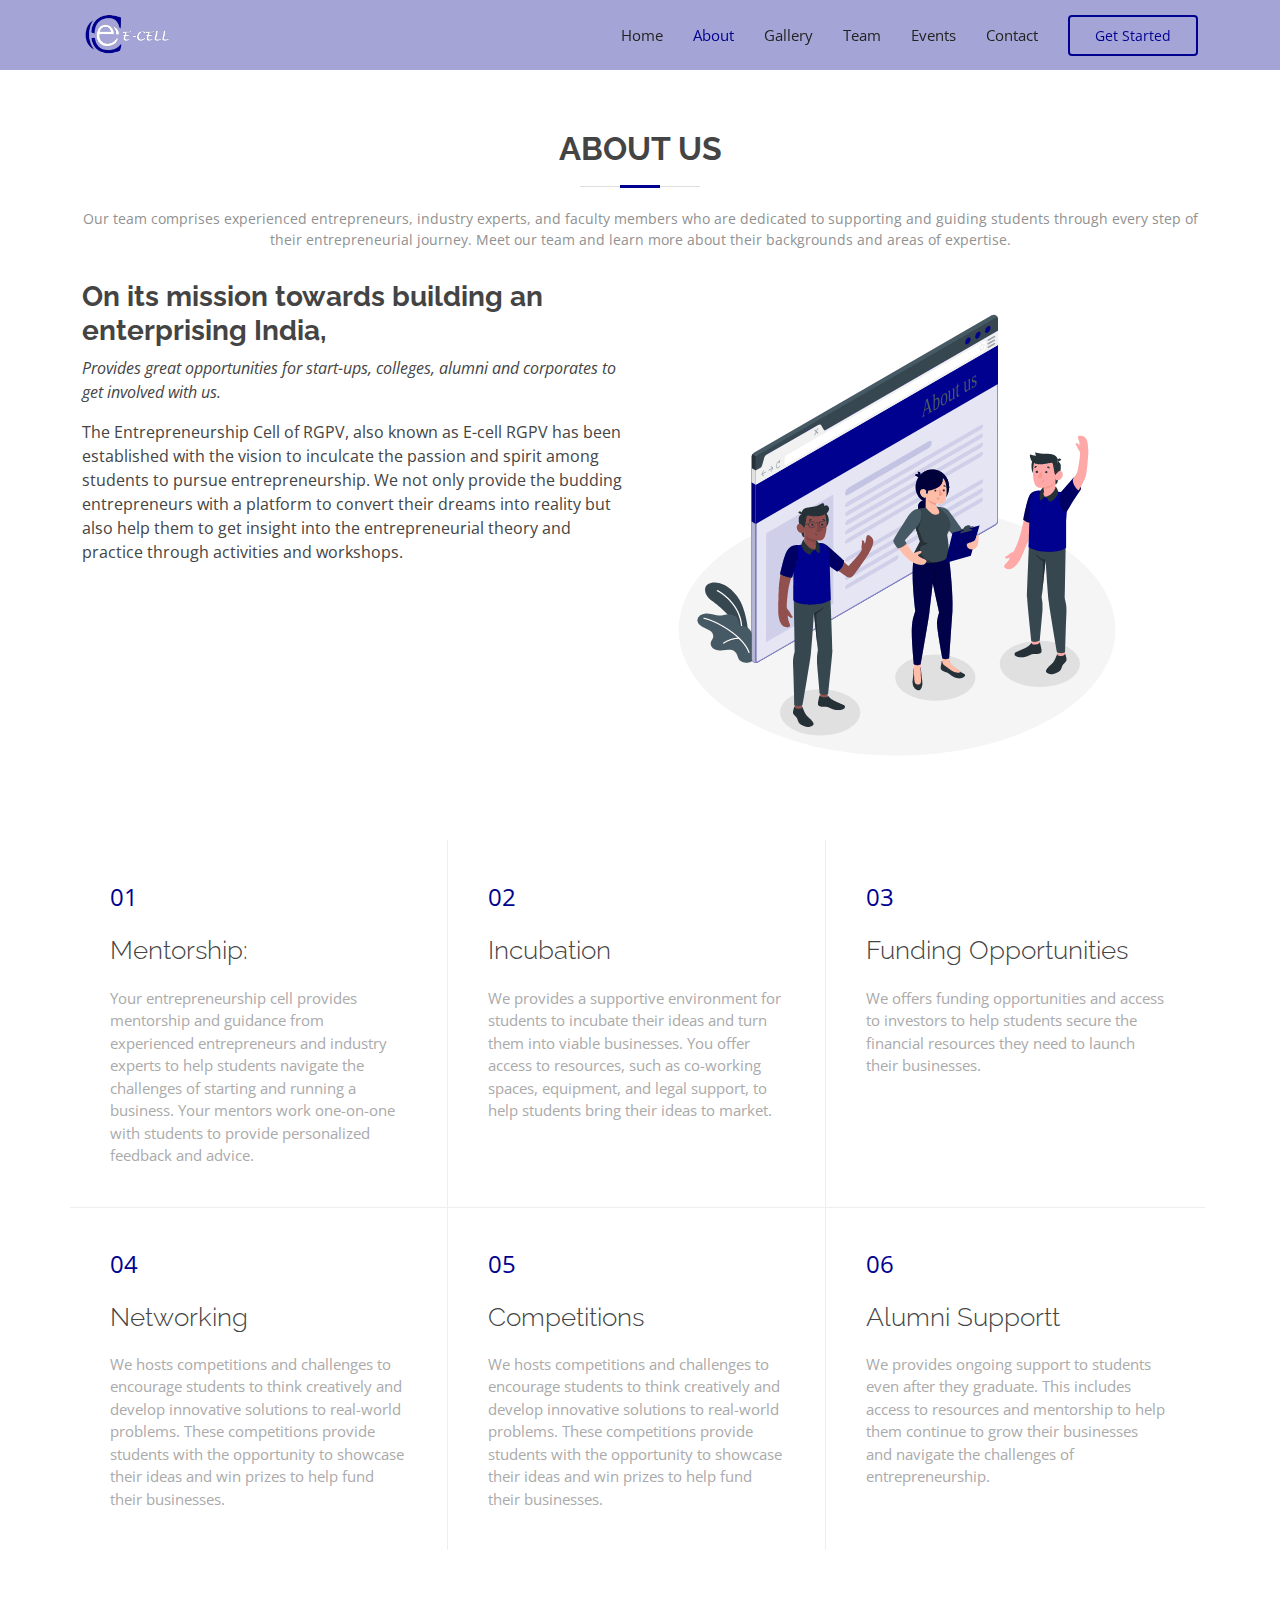
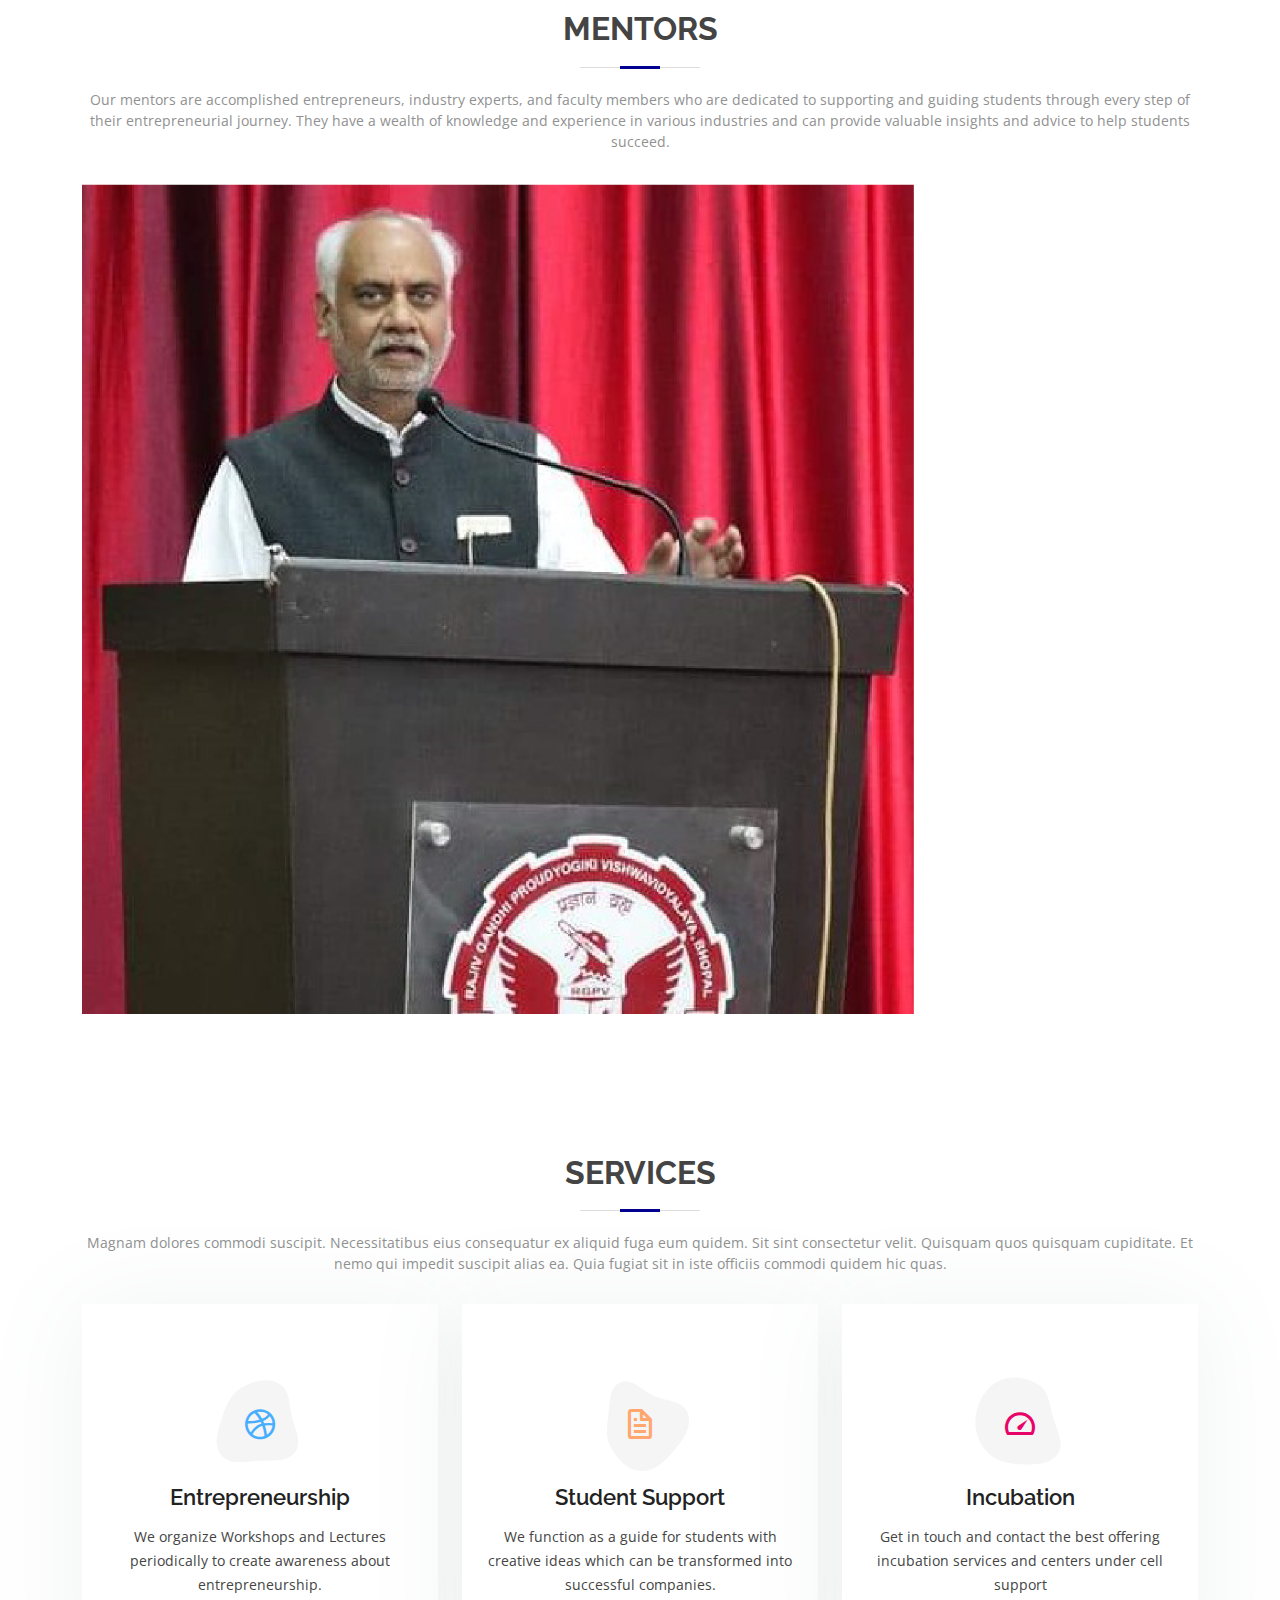
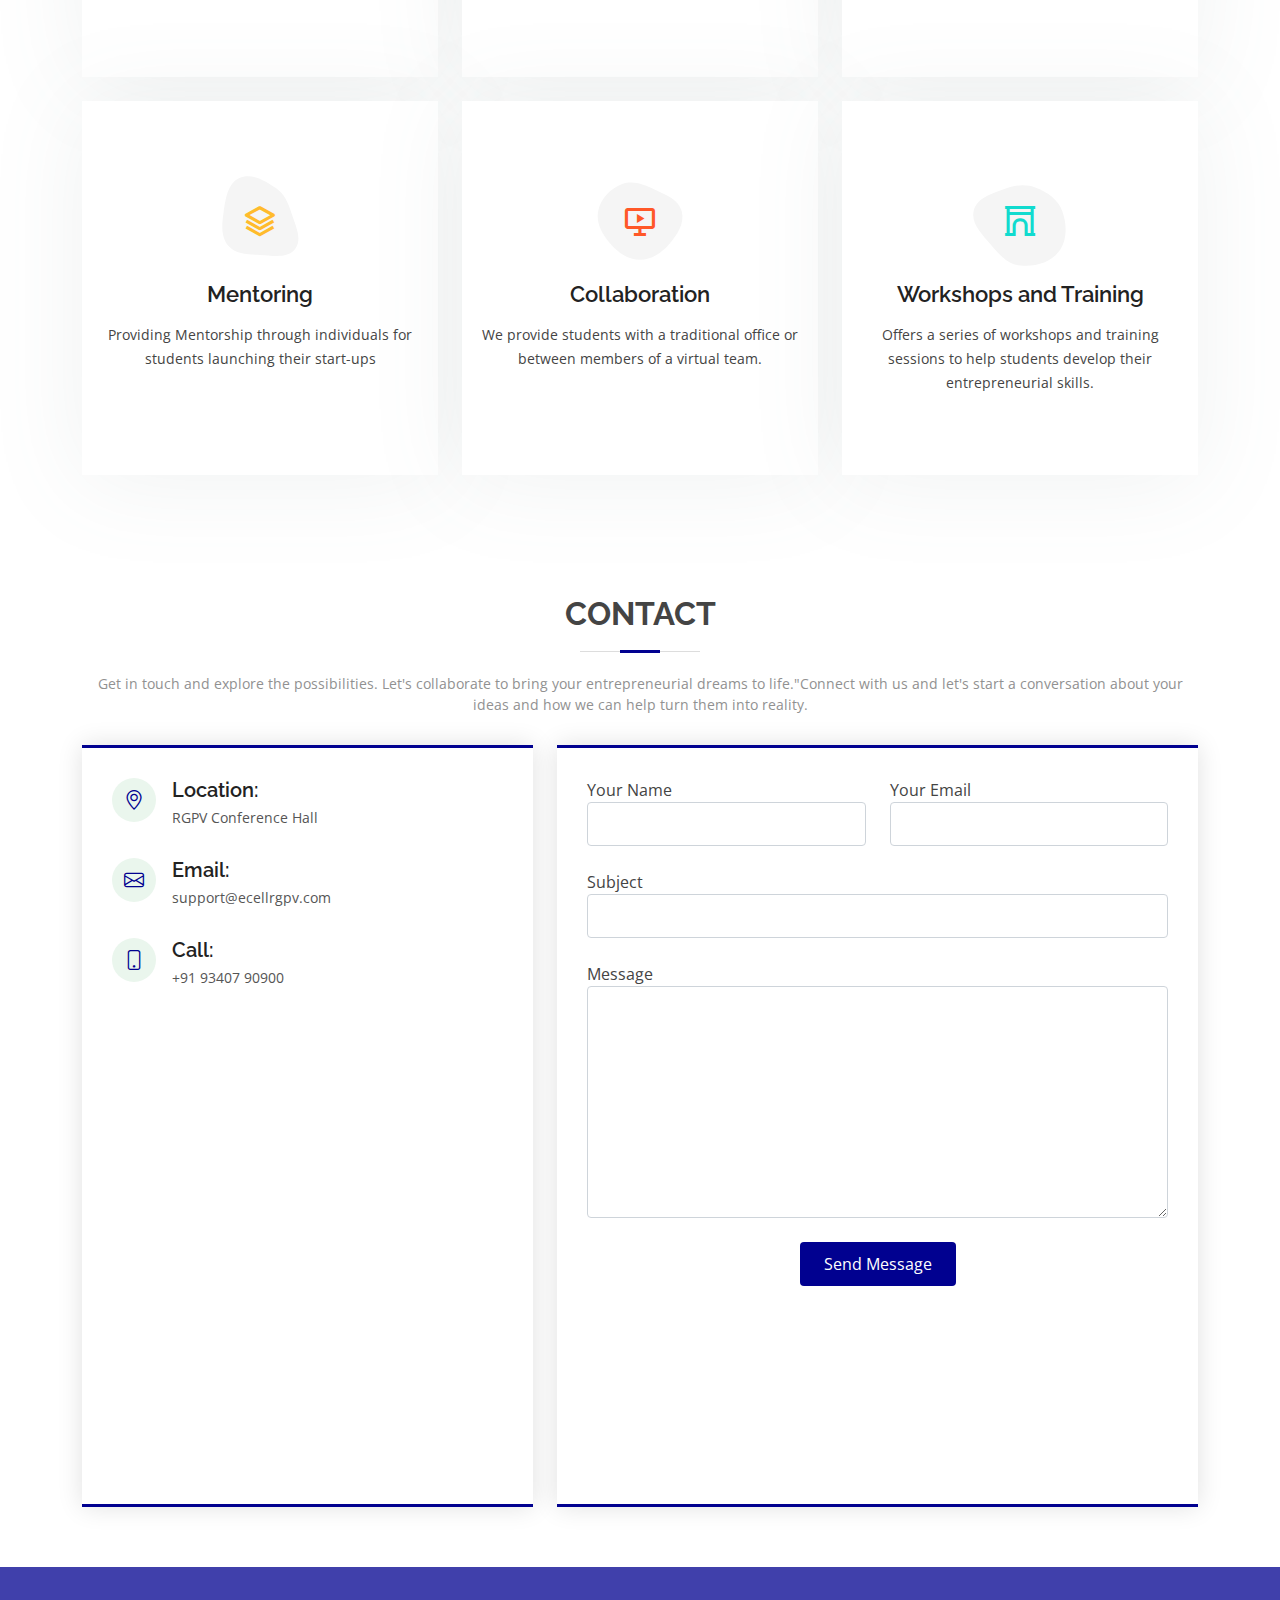
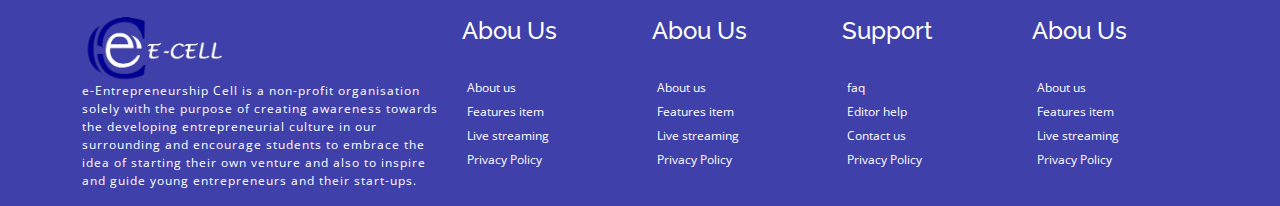
<file: about.html>
<!DOCTYPE html>
<html lang="en">

<head>
  <meta charset="utf-8">
  <meta content="width=device-width, initial-scale=1.0" name="viewport">

  <title>Ecell-Rgpv</title>
  <meta content="" name="description">
  <meta content="" name="keywords">

  <!-- Favicons -->
  <link href="assets\img\image 2.png" rel="icon">
  <link href="assets\img\image 2.png" rel="apple-touch-icon">
  <!-- Google Fonts -->
  <link
    href="https://fonts.googleapis.com/css?family=Open+Sans:300,300i,400,400i,600,600i,700,700i|Raleway:300,300i,400,400i,500,500i,600,600i,700,700i|Poppins:300,300i,400,400i,500,500i,600,600i,700,700i"
    rel="stylesheet">

  <!-- Vendor CSS Files -->
  <link href="assets/vendor/animate.css/animate.min.css" rel="stylesheet">
  <link href="assets/vendor/bootstrap/css/bootstrap.min.css" rel="stylesheet">
  <link href="assets/vendor/bootstrap-icons/bootstrap-icons.css" rel="stylesheet">
  <link href="assets/vendor/boxicons/css/boxicons.min.css" rel="stylesheet">
  <link href="assets/vendor/glightbox/css/glightbox.min.css" rel="stylesheet">
  <link href="assets/vendor/swiper/swiper-bundle.min.css" rel="stylesheet">

  <!-- Template Main CSS File -->
  <link href="assets/css/style.css" rel="stylesheet">

  <!-- =======================================================
  * Template Name: Green
  * Updated: Mar 10 2023 with Bootstrap v5.2.3
  * Template URL: https://bootstrapmade.com/green-free-one-page-bootstrap-template/
  * Author: BootstrapMade.com
  * License: https://bootstrapmade.com/license/
  ======================================================== -->
</head>

<body>

  <!-- ======= Top Bar =======
  <section id="topbar" class="d-flex align-items-center">
    <div class="container d-flex justify-content-center justify-content-md-between">
      <div class="contact-info d-flex align-items-center">
        <i class="bi bi-envelope-fill"></i><a href="mailto:contact@example.com">info@example.com</a>
        <i class="bi bi-phone-fill phone-icon"></i> +1 5589 55488 55
      </div>
      <div class="social-links d-none d-md-block">
        <a href="#" class="twitter"><i class="bi bi-twitter"></i></a>
        <a href="#" class="facebook"><i class="bi bi-facebook"></i></a>
        <a href="#" class="instagram"><i class="bi bi-instagram"></i></a>
        <a href="#" class="linkedin"><i class="bi bi-linkedin"></i></i></a>
      </div>
    </div>
  </section> -->

  <header id="header" class="d-flex align-items-center">
    <div class="container d-flex align-items-center">

      <h1 class="logo me-auto"><a href="index.html"><img src="assets\img\ecell logo.png" alt="Ecell"></a></h1>
      <!-- Uncomment below if you prefer to use an image logo -->
      <!-- <a href="index.html" class="logo me-auto"><img src="assets/img/logo.png" alt="" class="img-fluid"></a>-->

      <nav id="navbar" class="navbar">
        <ul>
          <li><a class="nav-link scrollto " href="index.html">Home</a></li>
          <li><a class="nav-link scrollto active" href="about.html">About</a></li>
          <li><a class="nav-link scrollto" href="gallery.html">Gallery</a></li>
          <li><a class="nav-link scrollto " href="team.html">Team</a></li>
          <li><a class="nav-link scrollto" href="Events.html">Events</a></li>
          <!-- <li class="dropdown"><a href="#"><span>Drop Down</span> <i class="bi bi-chevron-down"></i></a>
            <ul>
              <li><a href="#">Drop Down 1</a></li>
              <li class="dropdown"><a href="#"><span>Deep Drop Down</span> <i class="bi bi-chevron-right"></i></a>
                <ul>
                  <li><a href="#">Deep Drop Down 1</a></li>
                  <li><a href="#">Deep Drop Down 2</a></li>
                  <li><a href="#">Deep Drop Down 3</a></li>
                  <li><a href="#">Deep Drop Down 4</a></li>
                  <li><a href="#">Deep Drop Down 5</a></li>
                </ul>
              </li>
              <li><a href="#">Drop Down 2</a></li>
              <li><a href="#">Drop Down 3</a></li>
              <li><a href="#">Drop Down 4</a></li>
            </ul>
          </li> -->
          <li><a class="nav-link scrollto" href="#contact">Contact</a></li>
          <li><a class="getstarted scrollto" href="#about">Get Started</a></li>
        </ul>
        <i class="bi bi-list mobile-nav-toggle"></i>
      </nav><!-- .navbar -->

    </div>
  </header><!-- End Header -->


  <!-- ======= About Us Section ======= -->
  <section id="about" class="about">
    <div class="container">

      <div class="section-title">
        <h2>About Us</h2>
        <p>Our team comprises experienced entrepreneurs, industry experts, and faculty members who are dedicated to
          supporting and guiding students through every step of their entrepreneurial journey. Meet our team and learn
          more about their backgrounds and areas of expertise.</p>
      </div>

      <div class="row">

        <div class="col-lg-6 pt-4 pt-lg-0 order-2 order-lg-1 content">
          <h3>On its mission towards building an enterprising India,</h3>
          <p class="fst-italic">
            Provides great opportunities for start-ups, colleges, alumni and corporates to get involved with us.
          </p>
          <!-- <ul>
            <li><i class="bi bi-check-circled"></i> Ullamco laboris nisi ut aliquip ex ea commodo consequat.</li>
            <li><i class="bi bi-check-circled"></i> Duis aute irure dolor in reprehenderit in voluptate velit.</li>
            <li><i class="bi bi-check-circled"></i> Ullamco laboris nisi ut aliquip ex ea commodo consequat. Duis aute
              irure dolor in reprehenderit in voluptate trideta storacalaperda mastiro dolore eu fugiat nulla pariatur.
            </li>
          </ul> -->
          <p>
            The Entrepreneurship Cell of RGPV, also known as E-cell RGPV has been established with the vision to
            inculcate the passion and spirit among students to pursue entrepreneurship. We not only provide the budding
            entrepreneurs with a platform to convert their dreams into reality but also help them to get insight into
            the entrepreneurial theory and practice through activities and workshops.



          </p>
        </div>

        <div class="col-lg-6 order-1 order-lg-2">
          <img src="assets\img\About us page.gif" class="img-fluid" alt="">
        </div>
      </div>

    </div>
  </section><!-- End About Us Section -->

  <!-- ======= Why Us Section ======= -->
  <section id="why-us" class="why-us">
    <div class="container">

      <div class="row no-gutters">

        <div class="col-lg-4 col-md-6 content-item">
          <span>01</span>
          <h4>Mentorship:</h4>





          <p> Your entrepreneurship cell provides mentorship and guidance from experienced entrepreneurs and industry
            experts to help students navigate the challenges of starting and running a business. Your mentors work
            one-on-one with students to provide personalized feedback and advice.
          </p>
        </div>

        <div class="col-lg-4 col-md-6 content-item">
          <span>02</span>
          <h4>Incubation</h4>
          <p> We provides a supportive environment for students to incubate their ideas and turn
            them into viable businesses. You offer access to resources, such as co-working spaces, equipment, and legal
            support, to help students bring their ideas to market.

          </p>
        </div>

        <div class="col-lg-4 col-md-6 content-item">
          <span>03</span>
          <h4> Funding Opportunities</h4>
          <p>We offers funding opportunities and access to investors to help students secure the
            financial resources they need to launch their businesses.
          </p>
        </div>

        <div class="col-lg-4 col-md-6 content-item">
          <span>04</span>
          <h4>Networking</h4>
          <p>We hosts competitions and challenges to encourage students to think creatively and
            develop innovative solutions to real-world problems. These competitions provide students with the
            opportunity to showcase their ideas and win prizes to help fund their businesses.
          </p>
        </div>

        <div class="col-lg-4 col-md-6 content-item">
            <span>05</span>
          <h4>Competitions</h4>
          <p>We hosts competitions and challenges to encourage students to think creatively and develop innovative solutions to real-world problems. These competitions provide students with the opportunity to showcase their ideas and win prizes to help fund their businesses.</p>
        </div>

        <div class="col-lg-4 col-md-6 content-item">
          <span>06</span>
          <h4>Alumni Supportt</h4>
          <p>We provides ongoing support to students even after they graduate. This includes
            access to resources and mentorship to help them continue to grow their businesses and navigate the
            challenges of entrepreneurship.
          </p>
        </div>

      </div>

    </div>
  </section><!-- End Why Us Section -->

  <!-- ======= Our Clients Section ======= -->
  <section id="clients" class="clients">
    <div class="container">

      <div class="section-title">
        <h2>Mentors</h2>
        <p>Our mentors are accomplished entrepreneurs, industry experts, and faculty members who are dedicated to
          supporting and guiding students through every step of their entrepreneurial journey. They have a wealth of
          knowledge and experience in various industries and can provide valuable insights and advice to help students
          succeed.</p>
      </div>

      <div class="clients-slider swiper">
        <div class="swiper-wrapper align-items-center">
          <img style="height: 52rem;" src="assets\img\vcsirAbout.png" alt="">
        </div>
        <div class="swiper-pagination"></div>
      </div>

    </div>
  </section><!-- End Our Clients Section -->

  <!-- ======= Services Section ======= -->
  <section id="services" class="services">
    <div class="container">

      <div class="section-title">
        <h2>Services</h2>
        <p>Magnam dolores commodi suscipit. Necessitatibus eius consequatur ex aliquid fuga eum quidem. Sit sint
          consectetur velit. Quisquam quos quisquam cupiditate. Et nemo qui impedit suscipit alias ea. Quia fugiat sit
          in iste officiis commodi quidem hic quas.</p>
      </div>

      <div class="row">
        <div class="col-lg-4 col-md-6 d-flex align-items-stretch" data-aos="zoom-in" data-aos-delay="100">
          <div class="icon-box iconbox-blue">
            <div class="icon">
              <svg width="100" height="100" viewBox="0 0 600 600" xmlns="http://www.w3.org/2000/svg">
                <path stroke="none" stroke-width="0" fill="#f5f5f5"
                  d="M300,521.0016835830174C376.1290562159157,517.8887921683347,466.0731472004068,529.7835943286574,510.70327084640275,468.03025145048787C554.3714126377745,407.6079735673963,508.03601936045806,328.9844924480964,491.2728898941984,256.3432110539036C474.5976632858925,184.082847569629,479.9380746630129,96.60480741107993,416.23090153303,58.64404602377083C348.86323505073057,18.502131276798302,261.93793281208167,40.57373210992963,193.5410806939664,78.93577620505333C130.42746243093433,114.334589627462,98.30271207620316,179.96522072025542,76.75703585869454,249.04625023123273C51.97151888228291,328.5150500222984,13.704378332031375,421.85034740162234,66.52175969318436,486.19268352777647C119.04800174914682,550.1803526380478,217.28368757567262,524.383925680826,300,521.0016835830174">
                </path>
              </svg>
              <i class="bx bxl-dribbble"></i>
            </div>
            <h4><a href="">Entrepreneurship</a></h4>
            <p>
              We organize Workshops and Lectures periodically to create awareness about entrepreneurship.</p>
          </div>
        </div>

        <div class="col-lg-4 col-md-6 d-flex align-items-stretch mt-4 mt-md-0" data-aos="zoom-in" data-aos-delay="200">
          <div class="icon-box iconbox-orange ">
            <div class="icon">
              <svg width="100" height="100" viewBox="0 0 600 600" xmlns="http://www.w3.org/2000/svg">
                <path stroke="none" stroke-width="0" fill="#f5f5f5"
                  d="M300,582.0697525312426C382.5290701553225,586.8405444964366,449.9789794690241,525.3245884688669,502.5850820975895,461.55621195738473C556.606425686781,396.0723002908107,615.8543463187945,314.28637112970534,586.6730223649479,234.56875336149918C558.9533121215079,158.8439757836574,454.9685369536778,164.00468322053177,381.49747125262974,130.76875717737553C312.15926192815925,99.40240125094834,248.97055460311594,18.661163978235184,179.8680185752513,50.54337015887873C110.5421016452524,82.52863877960104,119.82277516462835,180.83849132639028,109.12597500060166,256.43424936330496C100.08760227029461,320.3096726198365,92.17705696193138,384.0621239912766,124.79988738764834,439.7174275375508C164.83382741302287,508.01625554203684,220.96474134820875,577.5009287672846,300,582.0697525312426">
                </path>
              </svg>
              <i class="bx bx-file"></i>
            </div>
            <h4><a href="">Student Support</a></h4>
            <p>
              We function as a guide for students with creative ideas which can be transformed into successful
              companies.</p>
          </div>
        </div>

        <div class="col-lg-4 col-md-6 d-flex align-items-stretch mt-4 mt-lg-0" data-aos="zoom-in" data-aos-delay="300">
          <div class="icon-box iconbox-pink">
            <div class="icon">
              <svg width="100" height="100" viewBox="0 0 600 600" xmlns="http://www.w3.org/2000/svg">
                <path stroke="none" stroke-width="0" fill="#f5f5f5"
                  d="M300,541.5067337569781C382.14930387511276,545.0595476570109,479.8736841581634,548.3450877840088,526.4010558755058,480.5488172755941C571.5218469581645,414.80211281144784,517.5187510058486,332.0715597781072,496.52539010469104,255.14436215662573C477.37192572678356,184.95920475031193,473.57363656557914,105.61284051026155,413.0603344069578,65.22779650032875C343.27470386102294,18.654635553484475,251.2091493199835,5.337323636656869,175.0934190732945,40.62881213300186C97.87086631185822,76.43348514350839,51.98124368387456,156.15599469081315,36.44837278890362,239.84606092416172C21.716077023791087,319.22268207091537,43.775223500013084,401.1760424656574,96.891909868211,461.97329694683043C147.22146801428983,519.5804099606455,223.5754009179313,538.201503339737,300,541.5067337569781">
                </path>
              </svg>
              <i class="bx bx-tachometer"></i>
            </div>
            <h4><a href="">Incubation</a></h4>
            <p>
              Get in touch and contact the best offering incubation services and centers under cell support</p>
          </div>
        </div>

        <div class="col-lg-4 col-md-6 d-flex align-items-stretch mt-4" data-aos="zoom-in" data-aos-delay="100">
          <div class="icon-box iconbox-yellow">
            <div class="icon">
              <svg width="100" height="100" viewBox="0 0 600 600" xmlns="http://www.w3.org/2000/svg">
                <path stroke="none" stroke-width="0" fill="#f5f5f5"
                  d="M300,503.46388370962813C374.79870501325706,506.71871716319447,464.8034551963731,527.1746412648533,510.4981551193396,467.86667711651364C555.9287308511215,408.9015244558933,512.6030010748507,327.5744911775523,490.211057578863,256.5855673507754C471.097692560561,195.9906835881958,447.69079081568157,138.11976852964426,395.19560036434837,102.3242989838813C329.3053358748298,57.3949838291264,248.02791733380457,8.279543830951368,175.87071277845988,42.242879143198664C103.41431057327972,76.34704239035025,93.79494320519305,170.9812938413882,81.28167332365135,250.07896920659033C70.17666984294237,320.27484674793965,64.84698225790005,396.69656628748305,111.28512138212992,450.4950937839243C156.20124167950087,502.5303643271138,231.32542653798444,500.4755392045468,300,503.46388370962813">
                </path>
              </svg>
              <i class="bx bx-layer"></i>
            </div>
            <h4><a href="">Mentoring</a></h4>
            <p>
              Providing Mentorship through individuals for students launching their start-ups</p>
          </div>
        </div>

        <div class="col-lg-4 col-md-6 d-flex align-items-stretch mt-4" data-aos="zoom-in" data-aos-delay="200">
          <div class="icon-box iconbox-red">
            <div class="icon">
              <svg width="100" height="100" viewBox="0 0 600 600" xmlns="http://www.w3.org/2000/svg">
                <path stroke="none" stroke-width="0" fill="#f5f5f5"
                  d="M300,532.3542879108572C369.38199826031484,532.3153073249985,429.10787420159085,491.63046689027357,474.5244479745417,439.17860296908856C522.8885846962883,383.3225815378663,569.1668002868075,314.3205725914397,550.7432151929288,242.7694973846089C532.6665558377875,172.5657663291529,456.2379748765914,142.6223662098291,390.3689995646985,112.34683881706744C326.66090330228417,83.06452184765237,258.84405631176094,53.51806209861945,193.32584062364296,78.48882559362697C121.61183558270385,105.82097193414197,62.805066853699245,167.19869350419734,48.57481801355237,242.6138429142374C34.843463184063346,315.3850353017275,76.69343916112496,383.4422959591041,125.22947124332185,439.3748458443577C170.7312796277747,491.8107796887764,230.57421082200815,532.3932930995766,300,532.3542879108572">
                </path>
              </svg>
              <i class="bx bx-slideshow"></i>
            </div>
            <h4><a href="">Collaboration</a></h4>
            <p>
              We provide students with a traditional office or between members of a virtual team.</p>
          </div>
        </div>

        <div class="col-lg-4 col-md-6 d-flex align-items-stretch mt-4" data-aos="zoom-in" data-aos-delay="300">
          <div class="icon-box iconbox-teal">
            <div class="icon">
              <svg width="100" height="100" viewBox="0 0 600 600" xmlns="http://www.w3.org/2000/svg">
                <path stroke="none" stroke-width="0" fill="#f5f5f5"
                  d="M300,566.797414625762C385.7384707136149,576.1784315230908,478.7894351017131,552.8928747891023,531.9192734346935,484.94944893311C584.6109503024035,417.5663521118492,582.489472248146,322.67544863468447,553.9536738515405,242.03673114598146C529.1557734026468,171.96086150256528,465.24506316201064,127.66468636344209,395.9583748389544,100.7403814666027C334.2173773831606,76.7482773500951,269.4350130405921,84.62216499799875,207.1952322260088,107.2889140133804C132.92018162631612,134.33871894543012,41.79353780512637,160.00259165414826,22.644507872594943,236.69541883565114C3.319112789854554,314.0945973066697,72.72355303640163,379.243833228382,124.04198916343866,440.3218312028393C172.9286146004772,498.5055451809895,224.45579914871206,558.5317968840102,300,566.797414625762">
                </path>
              </svg>
              <i class="bx bx-arch"></i>
            </div>
            <h4><a href="">Workshops and Training</a></h4>
            <p>Offers a series of workshops and training sessions to help students develop their entrepreneurial skills.
            </p>
          </div>
        </div>

      </div>

    </div>
  </section><!-- End Services Section -->




    <!-- ======= Contact Section ======= -->
    <section id="contact" class="contact">
      <div class="container">
  
        <div class="section-title">
          <h2>Contact</h2>
          <p>Get in touch and explore the possibilities. Let's collaborate to bring your entrepreneurial dreams to
            life."Connect with us and let's start a conversation about your ideas and how we can help turn them into
            reality.</p>
        </div>
  
        <div class="row">
  
          <div class="col-lg-5 d-flex align-items-stretch">
            <div class="info">
              <div class="address">
                <i class="bi bi-geo-alt"></i>
                <h4>Location:</h4>
                <p>RGPV Conference Hall</p>
              </div>
  
              <div class="email">
                <i class="bi bi-envelope"></i>
                <h4>Email:</h4>
                <p>support@ecellrgpv.com</p>
              </div>
  
              <div class="phone">
                <i class="bi bi-phone"></i>
                <h4>Call:</h4>
                <p>+91 93407 90900</p>
              </div>
  
              <iframe
                src="https://www.google.com/maps/embed?pb=!1m18!1m12!1m3!1d1832.0713310455033!2d77.36245258333143!3d23.310582122940133!2m3!1f0!2f0!3f0!3m2!1i1024!2i768!4f13.1!3m3!1m2!1s0x397c663a2dc2749f%3A0xc3627d3a3f6acc46!2sRGPV%20Conference%20Hall!5e0!3m2!1sen!2sin!4v1679934193619!5m2!1sen!2sin"
                width="600" height="450" style="border:0;" allowfullscreen="" loading="lazy"
                referrerpolicy="no-referrer-when-downgrade"></iframe>
            </div>
  
          </div>
  
          <div class="col-lg-7 mt-5 mt-lg-0 d-flex align-items-stretch">
            <form action="forms/contact.php" method="post" role="form" class="php-email-form">
              <div class="row">
                <div class="form-group col-md-6">
                  <label for="name">Your Name</label>
                  <input type="text" name="name" class="form-control" id="name" required>
                </div>
                <div class="form-group col-md-6 mt-3 mt-md-0">
                  <label for="name">Your Email</label>
                  <input type="email" class="form-control" name="email" id="email" required>
                </div>
              </div>
              <div class="form-group mt-3">
                <label for="name">Subject</label>
                <input type="text" class="form-control" name="subject" id="subject" required>
              </div>
              <div class="form-group mt-3">
                <label for="name">Message</label>
                <textarea class="form-control" name="message" rows="10" required></textarea>
              </div>
              <div class="my-3">
                <div class="loading">Loading</div>
                <div class="error-message"></div>
                <div class="sent-message">Your message has been sent. Thank you!</div>
              </div>
              <div class="text-center"><button type="submit">Send Message</button></div>
            </form>
          </div>
  
        </div>
  
      </div>
    </section><!-- End Contact Section -->
  
    </main><!-- End #main -->
  
    <footer class="footer">
      <div class="container">
        <div class="row">
  
          <div class="col-md-12 col-lg-4">
            <div class="footer-logo">
  
              <a class="navbar-brand" href="#"><img style="height: 65px;" src="assets\img\ecell logo.png" alt="E-cell"></a>
              <p>e-Entrepreneurship Cell is a non-profit organisation solely with the purpose of creating awareness
                towards the developing entrepreneurial culture in our surrounding and encourage students to embrace the
                idea of starting their own venture and also to inspire and guide young entrepreneurs and their start-ups.
              </p>
  
            </div>
          </div>
  
          <div class="col-sm-6 col-md-3 col-lg-2">
            <div class="list-menu">
  
              <h4>Abou Us</h4>
  
              <ul class="list-unstyled">
                <li><a href="#">About us</a></li>
                <li><a href="#">Features item</a></li>
                <li><a href="#">Live streaming</a></li>
                <li><a href="#">Privacy Policy</a></li>
              </ul>
  
            </div>
          </div>
  
          <div class="col-sm-6 col-md-3 col-lg-2">
            <div class="list-menu">
  
              <h4>Abou Us</h4>
  
              <ul class="list-unstyled">
                <li><a href="#">About us</a></li>
                <li><a href="#">Features item</a></li>
                <li><a href="#">Live streaming</a></li>
                <li><a href="#">Privacy Policy</a></li>
              </ul>
  
            </div>
          </div>
  
          <div class="col-sm-6 col-md-3 col-lg-2">
            <div class="list-menu">
  
              <h4>Support</h4>
  
              <ul class="list-unstyled">
                <li><a href="#">faq</a></li>
                <li><a href="#">Editor help</a></li>
                <li><a href="#">Contact us</a></li>
                <li><a href="#">Privacy Policy</a></li>
              </ul>
  
            </div>
          </div>
  
          <div class="col-sm-6 col-md-3 col-lg-2">
            <div class="list-menu">
  
              <h4>Abou Us</h4>
  
              <ul class="list-unstyled">
                <li><a href="#">About us</a></li>
                <li><a href="#">Features item</a></li>
                <li><a href="#">Live streaming</a></li>
                <li><a href="#">Privacy Policy</a></li>
              </ul>
  
            </div>
          </div>
  
        </div>
      </div>
  
  
    </footer>
  
    <a href="#" class="back-to-top d-flex align-items-center justify-content-center"><i
        class="bi bi-arrow-up-short"></i></a>
  
    <!-- Vendor JS Files -->
    <script src="assets/vendor/bootstrap/js/bootstrap.bundle.min.js"></script>
    <script src="assets/vendor/glightbox/js/glightbox.min.js"></script>
    <script src="assets/vendor/isotope-layout/isotope.pkgd.min.js"></script>
    <script src="assets/vendor/swiper/swiper-bundle.min.js"></script>
    <script src="assets/vendor/php-email-form/validate.js"></script>
  
    <!-- Template Main JS File -->
    <script src="assets/js/main.js"></script>
  
  </body>
  
  </html>
</file>
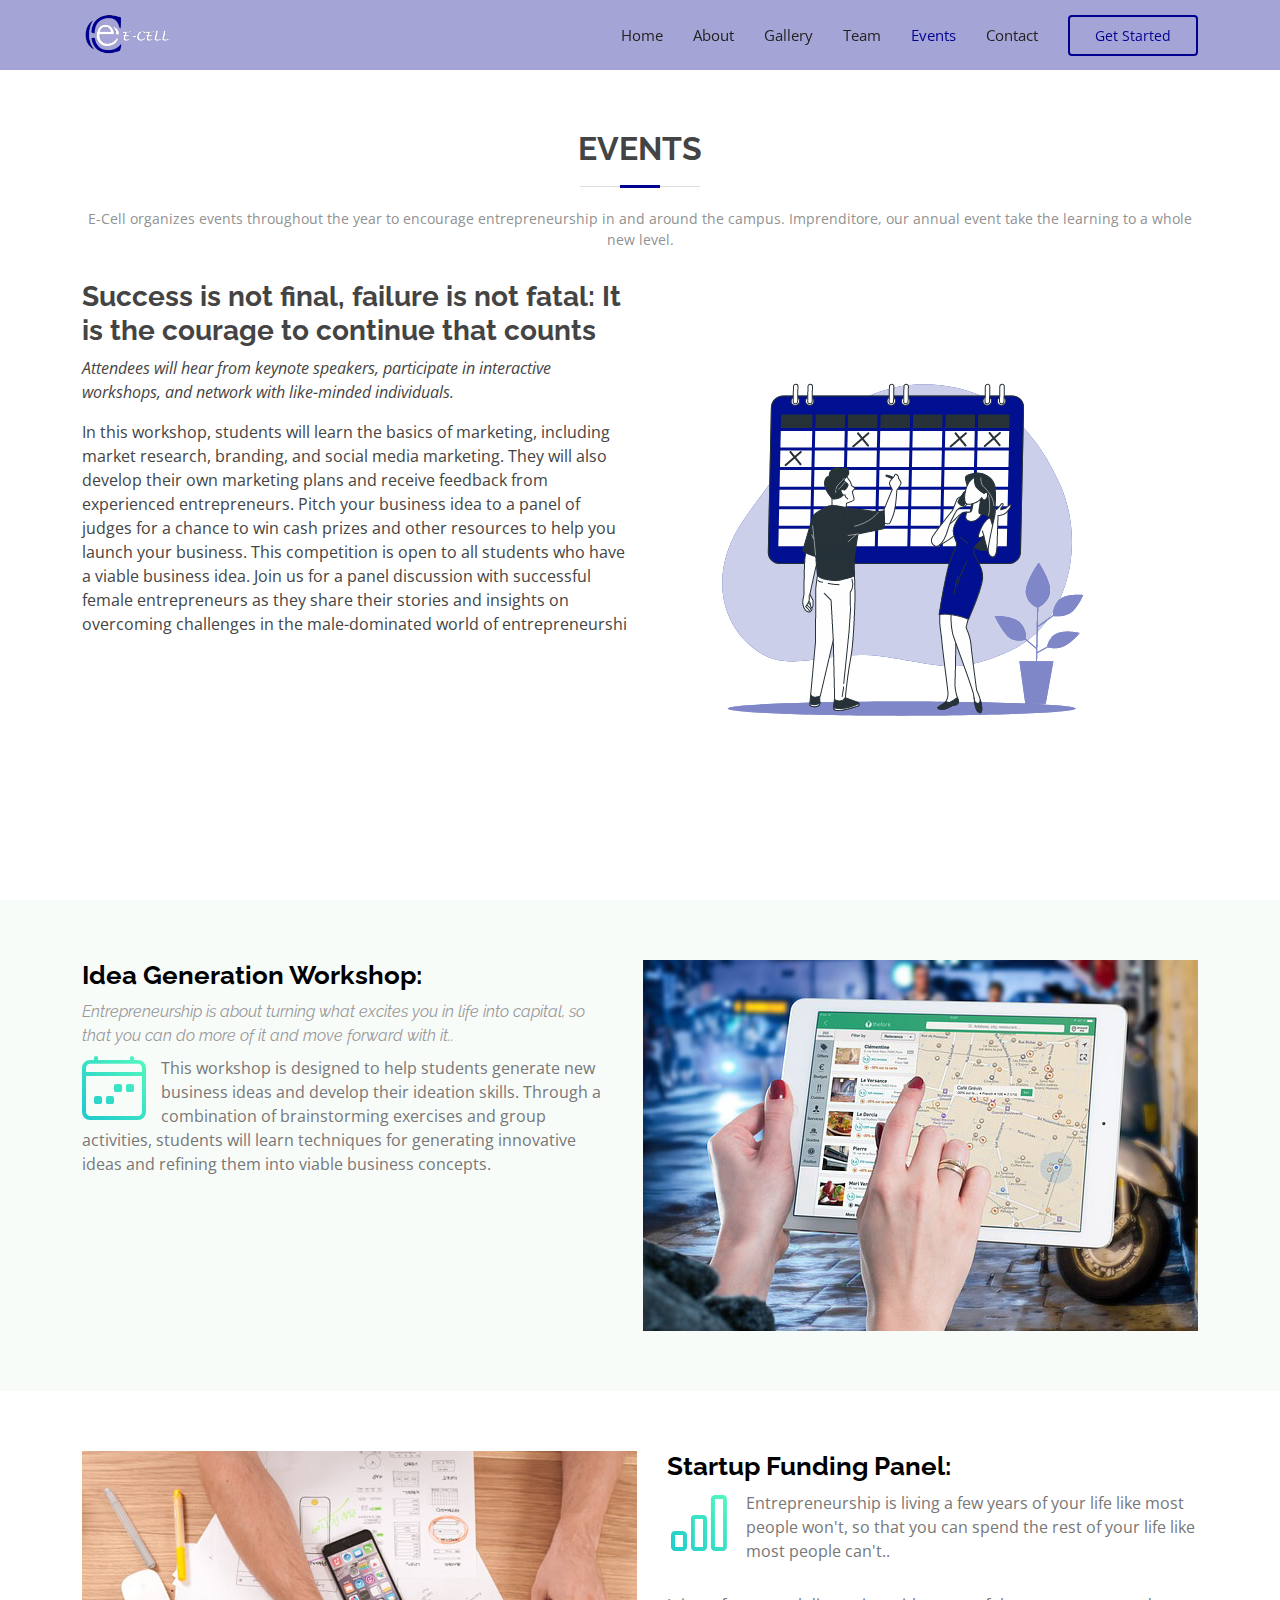
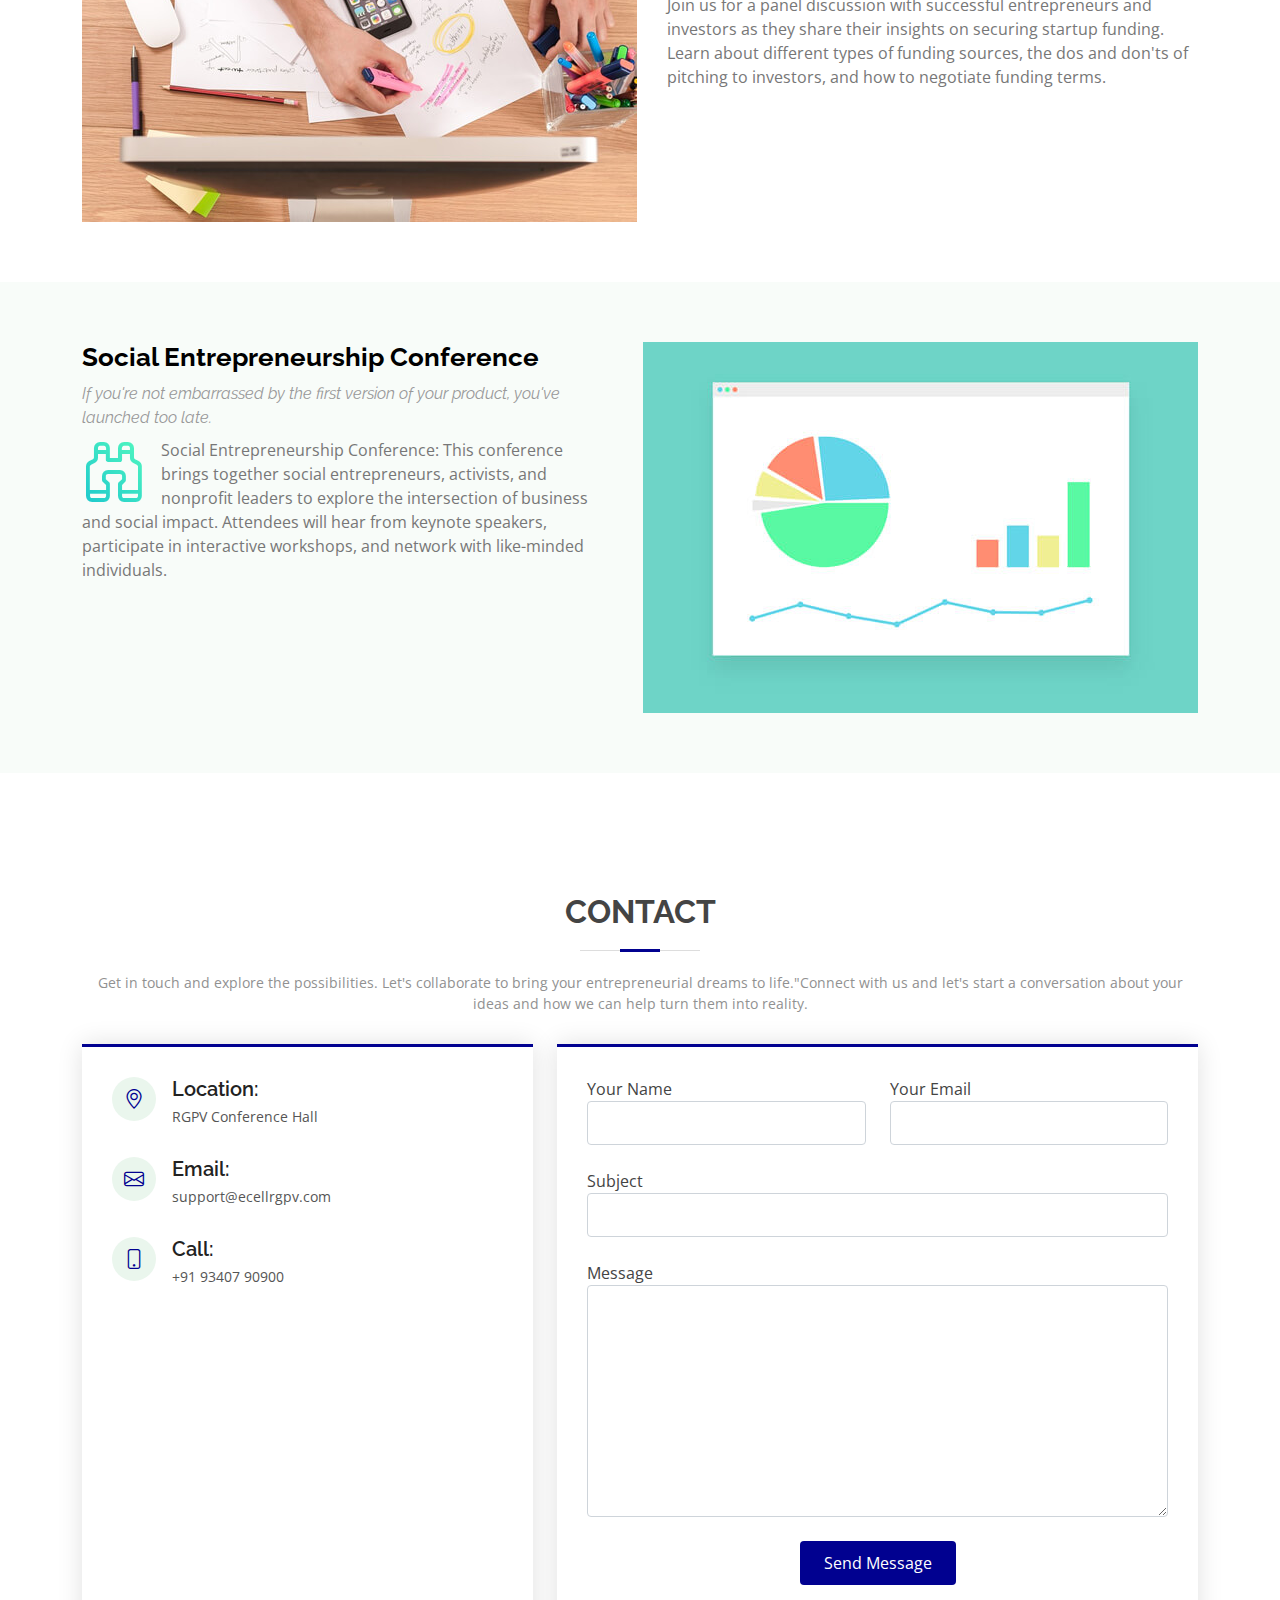
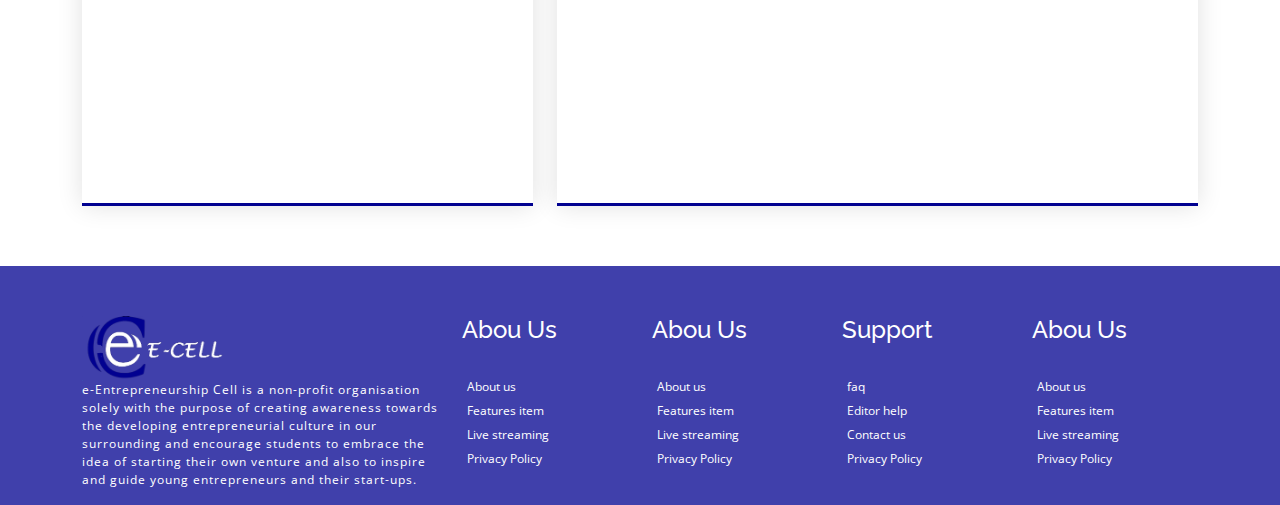
<file: Events.html>
<!DOCTYPE html>
<html lang="en">

<head>
  <meta charset="utf-8">
  <meta content="width=device-width, initial-scale=1.0" name="viewport">

 <title>Ecell-Rgpv</title>
  <meta content="" name="description">
  <meta content="" name="keywords">

  <!-- Favicons -->
  <link href="assets\img\image 2.png" rel="icon">
  <link href="assets\img\image 2.png" rel="apple-touch-icon">

  <!-- Google Fonts -->
  <link
    href="https://fonts.googleapis.com/css?family=Open+Sans:300,300i,400,400i,600,600i,700,700i|Raleway:300,300i,400,400i,500,500i,600,600i,700,700i|Poppins:300,300i,400,400i,500,500i,600,600i,700,700i"
    rel="stylesheet">

  <!-- Vendor CSS Files -->
  <link href="assets/vendor/animate.css/animate.min.css" rel="stylesheet">
  <link href="assets/vendor/bootstrap/css/bootstrap.min.css" rel="stylesheet">
  <link href="assets/vendor/bootstrap-icons/bootstrap-icons.css" rel="stylesheet">
  <link href="assets/vendor/boxicons/css/boxicons.min.css" rel="stylesheet">
  <link href="assets/vendor/glightbox/css/glightbox.min.css" rel="stylesheet">
  <link href="assets/vendor/swiper/swiper-bundle.min.css" rel="stylesheet">

  <!-- Template Main CSS File -->
  <link href="assets/css/style.css" rel="stylesheet">

  <!-- =======================================================
  * Template Name: Green
  * Updated: Mar 10 2023 with Bootstrap v5.2.3
  * Template URL: https://bootstrapmade.com/green-free-one-page-bootstrap-template/
  * Author: BootstrapMade.com
  * License: https://bootstrapmade.com/license/
  ======================================================== -->
</head>

<body>

  <!-- ======= Top Bar =======
  <section id="topbar" class="d-flex align-items-center">
    <div class="container d-flex justify-content-center justify-content-md-between">
      <div class="contact-info d-flex align-items-center">
        <i class="bi bi-envelope-fill"></i><a href="mailto:contact@example.com">info@example.com</a>
        <i class="bi bi-phone-fill phone-icon"></i> +1 5589 55488 55
      </div>
      <div class="social-links d-none d-md-block">
        <a href="#" class="twitter"><i class="bi bi-twitter"></i></a>
        <a href="#" class="facebook"><i class="bi bi-facebook"></i></a>
        <a href="#" class="instagram"><i class="bi bi-instagram"></i></a>
        <a href="#" class="linkedin"><i class="bi bi-linkedin"></i></i></a>
      </div>
    </div>
  </section> -->

  <header id="header" class="d-flex align-items-center">
    <div class="container d-flex align-items-center">

      <h1 class="logo me-auto"><a href="index.html"><img src="assets\img\ecell logo.png" alt="Ecell"></a></h1>
      <!-- Uncomment below if you prefer to use an image logo -->
      <!-- <a href="index.html" class="logo me-auto"><img src="assets/img/logo.png" alt="" class="img-fluid"></a>-->

      <nav id="navbar" class="navbar">
        <ul>
          <li><a class="nav-link scrollto " href="index.html">Home</a></li>
          <li><a class="nav-link scrollto" href="about.html">About</a></li>
          <li><a class="nav-link scrollto" href="gallery.html">Gallery</a></li>
          <li><a class="nav-link scrollto " href="team.html">Team</a></li>
          <li><a class="nav-link scrollto active" href="Events.html">Events</a></li>
          <!-- <li class="dropdown"><a href="#"><span>Drop Down</span> <i class="bi bi-chevron-down"></i></a>
            <ul>
              <li><a href="#">Drop Down 1</a></li>
              <li class="dropdown"><a href="#"><span>Deep Drop Down</span> <i class="bi bi-chevron-right"></i></a>
                <ul>
                  <li><a href="#">Deep Drop Down 1</a></li>
                  <li><a href="#">Deep Drop Down 2</a></li>
                  <li><a href="#">Deep Drop Down 3</a></li>
                  <li><a href="#">Deep Drop Down 4</a></li>
                  <li><a href="#">Deep Drop Down 5</a></li>
                </ul>
              </li>
              <li><a href="#">Drop Down 2</a></li>
              <li><a href="#">Drop Down 3</a></li>
              <li><a href="#">Drop Down 4</a></li>
            </ul>
          </li> -->
          <li><a class="nav-link scrollto" href="#contact">Contact</a></li>
          <li><a class="getstarted scrollto" href="#about">Get Started</a></li>
        </ul>
        <i class="bi bi-list mobile-nav-toggle"></i>
      </nav><!-- .navbar -->

    </div>
  </header><!-- End Header -->





  <!-- ======= About Us Section ======= -->
  <section id="about" class="about">
    <div class="container">

      <div class="section-title">
        <h2>Events</h2>
        <p>E-Cell organizes events throughout the year to encourage entrepreneurship in and around the campus.
          Imprenditore, our annual event take the learning to a whole new level.</p>
      </div>

      <div class="row">

        <div class="col-lg-6 pt-4 pt-lg-0 order-2 order-lg-1 content">
          <h3>Success is not final, failure is not fatal: It is the courage to continue that counts</h3>
          <p class="fst-italic">
            Attendees will hear from keynote speakers, participate in interactive workshops, and network with like-minded individuals.
          </p>
          <!-- <ul>
                <li><i class="bi bi-check-circled"></i> Ullamco laboris nisi ut aliquip ex ea commodo consequat.</li>
                <li><i class="bi bi-check-circled"></i> Duis aute irure dolor in reprehenderit in voluptate velit.</li>
                <li><i class="bi bi-check-circled"></i> Ullamco laboris nisi ut aliquip ex ea commodo consequat. Duis aute irure dolor in reprehenderit in voluptate trideta storacalaperda mastiro dolore eu fugiat nulla pariatur.</li>
              </ul> -->
          <p>
          In this workshop, students will learn the basics of marketing, including market research, branding, and
            social media marketing. They will also develop their own marketing plans and receive feedback from
            experienced entrepreneurs.

            Pitch your business idea to a panel of judges for a chance to win cash prizes and other resources to help
            you launch your business. This competition is open to all students who have a viable business idea.

            Join us for a panel discussion with successful female entrepreneurs as they share their stories and insights
            on overcoming challenges in the male-dominated world of entrepreneurshi
          </p>
        </div>

        <div class="col-lg-6 order-1 order-lg-2">
          <img src="assets\img\Events.gif" class="img-fluid" alt="">
        </div>
      </div>

    </div>
  </section><!-- End About Us Section -->
  <!-- ======= Advanced Featuress Section ======= -->
  <section id="advanced-features">

    <div class="features-row section-bg" data-aos="fade-up">
      <div class="container">
        <div class="row">
          <div class="col-12">
            <img class="advanced-feature-img-right wow fadeInRight" src="assets/img/advanced-feature-1.jpg" alt="">
            <div>
              <h2>Idea Generation Workshop:</h2>


              <h3>Entrepreneurship is about turning what excites you in life into capital, so that you can do more of it
                and move forward with it..</h3>
              <i class="bi bi-calendar4-week"></i>
              <p>This workshop is designed to help students generate new business ideas and develop their ideation
                skills. Through a combination of brainstorming exercises and group activities, students will learn
                techniques for generating innovative ideas and refining them into viable business concepts.</p>
              <!-- <p>Quis nostrud exercitation ullamco laboris nisi ut aliquip ex ea commodo consequat. Duis aute irure dolor in reprehenderit in voluptate velit esse cillum dolore eu fugiat nulla pariatur. Excepteur sint occaecat cupidatat non proident, sunt in culpa qui officia deserunt mollit anim id est laborum.</p> -->
            </div>
          </div>
        </div>
      </div>
    </div>

    <div class="features-row" data-aos="fade-up">
      <div class="container">
        <div class="row">
          <div class="col-12">
            <img class="advanced-feature-img-left" src="assets/img/advanced-feature-2.jpg" alt="">
            <div>
              <h2>Startup Funding Panel:</h2>
              <i class="bi bi-bar-chart"></i>
              <p>Entrepreneurship is living a few years of your life like most people won't, so that you can spend the
                rest of your life like most people can't..</p>

              <p> Join us for a panel discussion with successful entrepreneurs and investors as they share their
                insights on securing startup funding. Learn about different types of funding sources, the dos and don'ts
                of pitching to investors, and how to negotiate funding terms.</p>
              <!-- <i class="bi bi-brightness-high"></i> -->
              <!-- <p>Quis nostrud exercitation ullamco laboris nisi ut aliquip ex ea commodo consequat. Duis aute irure dolor in reprehenderit in voluptate velit esse cillum.</p> -->
            </div>
          </div>
        </div>
      </div>
    </div>

    <div class="features-row section-bg" data-aos="fade-up">
      <div class="container">
        <div class="row">
          <div class="col-12">
            <img class="advanced-feature-img-right wow fadeInRight" src="assets/img/advanced-feature-3.jpg" alt="">
            <div>
              <h2>Social Entrepreneurship Conference</h2>
              <h3>If you're not embarrassed by the first version of your product, you've launched too late.</h3>
              <i class="bi bi-binoculars"></i>
              <p>Social Entrepreneurship Conference: This conference brings together social entrepreneurs, activists,
                and nonprofit leaders to explore the intersection of business and social impact. Attendees will hear
                from keynote speakers, participate in interactive workshops, and network with like-minded individuals.
              </p>

              <!-- <p>Quis nostrud exercitation ullamco laboris nisi ut aliquip ex ea commodo consequat. Duis aute irure dolor in reprehenderit in voluptate velit esse cillum dolore eu fugiat nulla pariatur. Excepteur sint occaecat cupidatat non proident, sunt in culpa qui officia deserunt mollit anim id est laborum.</p> -->
            </div>
          </div>
        </div>
      </div>
    </div>
  </section><!-- End Advanced Featuress Section -->


  <!-- ======= Contact Section ======= -->
  <section id="contact" class="contact">
    <div class="container">

      <div class="section-title">
        <h2>Contact</h2>
        <p>Get in touch and explore the possibilities. Let's collaborate to bring your entrepreneurial dreams to
          life."Connect with us and let's start a conversation about your ideas and how we can help turn them into
          reality.</p>
      </div>

      <div class="row">

        <div class="col-lg-5 d-flex align-items-stretch">
          <div class="info">
            <div class="address">
              <i class="bi bi-geo-alt"></i>
              <h4>Location:</h4>
              <p>RGPV Conference Hall</p>
            </div>

            <div class="email">
              <i class="bi bi-envelope"></i>
              <h4>Email:</h4>
              <p>support@ecellrgpv.com</p>
            </div>

            <div class="phone">
              <i class="bi bi-phone"></i>
              <h4>Call:</h4>
              <p>+91 93407 90900</p>
            </div>

            <iframe
              src="https://www.google.com/maps/embed?pb=!1m18!1m12!1m3!1d1832.0713310455033!2d77.36245258333143!3d23.310582122940133!2m3!1f0!2f0!3f0!3m2!1i1024!2i768!4f13.1!3m3!1m2!1s0x397c663a2dc2749f%3A0xc3627d3a3f6acc46!2sRGPV%20Conference%20Hall!5e0!3m2!1sen!2sin!4v1679934193619!5m2!1sen!2sin"
              width="600" height="450" style="border:0;" allowfullscreen="" loading="lazy"
              referrerpolicy="no-referrer-when-downgrade"></iframe>
          </div>

        </div>

        <div class="col-lg-7 mt-5 mt-lg-0 d-flex align-items-stretch">
          <form action="forms/contact.php" method="post" role="form" class="php-email-form">
            <div class="row">
              <div class="form-group col-md-6">
                <label for="name">Your Name</label>
                <input type="text" name="name" class="form-control" id="name" required>
              </div>
              <div class="form-group col-md-6 mt-3 mt-md-0">
                <label for="name">Your Email</label>
                <input type="email" class="form-control" name="email" id="email" required>
              </div>
            </div>
            <div class="form-group mt-3">
              <label for="name">Subject</label>
              <input type="text" class="form-control" name="subject" id="subject" required>
            </div>
            <div class="form-group mt-3">
              <label for="name">Message</label>
              <textarea class="form-control" name="message" rows="10" required></textarea>
            </div>
            <div class="my-3">
              <div class="loading">Loading</div>
              <div class="error-message"></div>
              <div class="sent-message">Your message has been sent. Thank you!</div>
            </div>
            <div class="text-center"><button type="submit">Send Message</button></div>
          </form>
        </div>

      </div>

    </div>
  </section><!-- End Contact Section -->

  </main><!-- End #main -->

  <footer class="footer">
    <div class="container">
      <div class="row">

        <div class="col-md-12 col-lg-4">
          <div class="footer-logo">

            <a class="navbar-brand" href="#"><img style="height: 65px;" src="assets\img\ecell logo.png" alt="E-cell"></a>
            <p>e-Entrepreneurship Cell is a non-profit organisation solely with the purpose of creating awareness
              towards the developing entrepreneurial culture in our surrounding and encourage students to embrace the
              idea of starting their own venture and also to inspire and guide young entrepreneurs and their start-ups.
            </p>

          </div>
        </div>

        <div class="col-sm-6 col-md-3 col-lg-2">
          <div class="list-menu">

            <h4>Abou Us</h4>

            <ul class="list-unstyled">
              <li><a href="#">About us</a></li>
              <li><a href="#">Features item</a></li>
              <li><a href="#">Live streaming</a></li>
              <li><a href="#">Privacy Policy</a></li>
            </ul>

          </div>
        </div>

        <div class="col-sm-6 col-md-3 col-lg-2">
          <div class="list-menu">

            <h4>Abou Us</h4>

            <ul class="list-unstyled">
              <li><a href="#">About us</a></li>
              <li><a href="#">Features item</a></li>
              <li><a href="#">Live streaming</a></li>
              <li><a href="#">Privacy Policy</a></li>
            </ul>

          </div>
        </div>

        <div class="col-sm-6 col-md-3 col-lg-2">
          <div class="list-menu">

            <h4>Support</h4>

            <ul class="list-unstyled">
              <li><a href="#">faq</a></li>
              <li><a href="#">Editor help</a></li>
              <li><a href="#">Contact us</a></li>
              <li><a href="#">Privacy Policy</a></li>
            </ul>

          </div>
        </div>

        <div class="col-sm-6 col-md-3 col-lg-2">
          <div class="list-menu">

            <h4>Abou Us</h4>

            <ul class="list-unstyled">
              <li><a href="#">About us</a></li>
              <li><a href="#">Features item</a></li>
              <li><a href="#">Live streaming</a></li>
              <li><a href="#">Privacy Policy</a></li>
            </ul>

          </div>
        </div>

      </div>
    </div>


  </footer>

  <a href="#" class="back-to-top d-flex align-items-center justify-content-center"><i
      class="bi bi-arrow-up-short"></i></a>

  <!-- Vendor JS Files -->
  <script src="assets/vendor/bootstrap/js/bootstrap.bundle.min.js"></script>
  <script src="assets/vendor/glightbox/js/glightbox.min.js"></script>
  <script src="assets/vendor/isotope-layout/isotope.pkgd.min.js"></script>
  <script src="assets/vendor/swiper/swiper-bundle.min.js"></script>
  <script src="assets/vendor/php-email-form/validate.js"></script>

  <!-- Template Main JS File -->
  <script src="assets/js/main.js"></script>

</body>

</html>
</file>
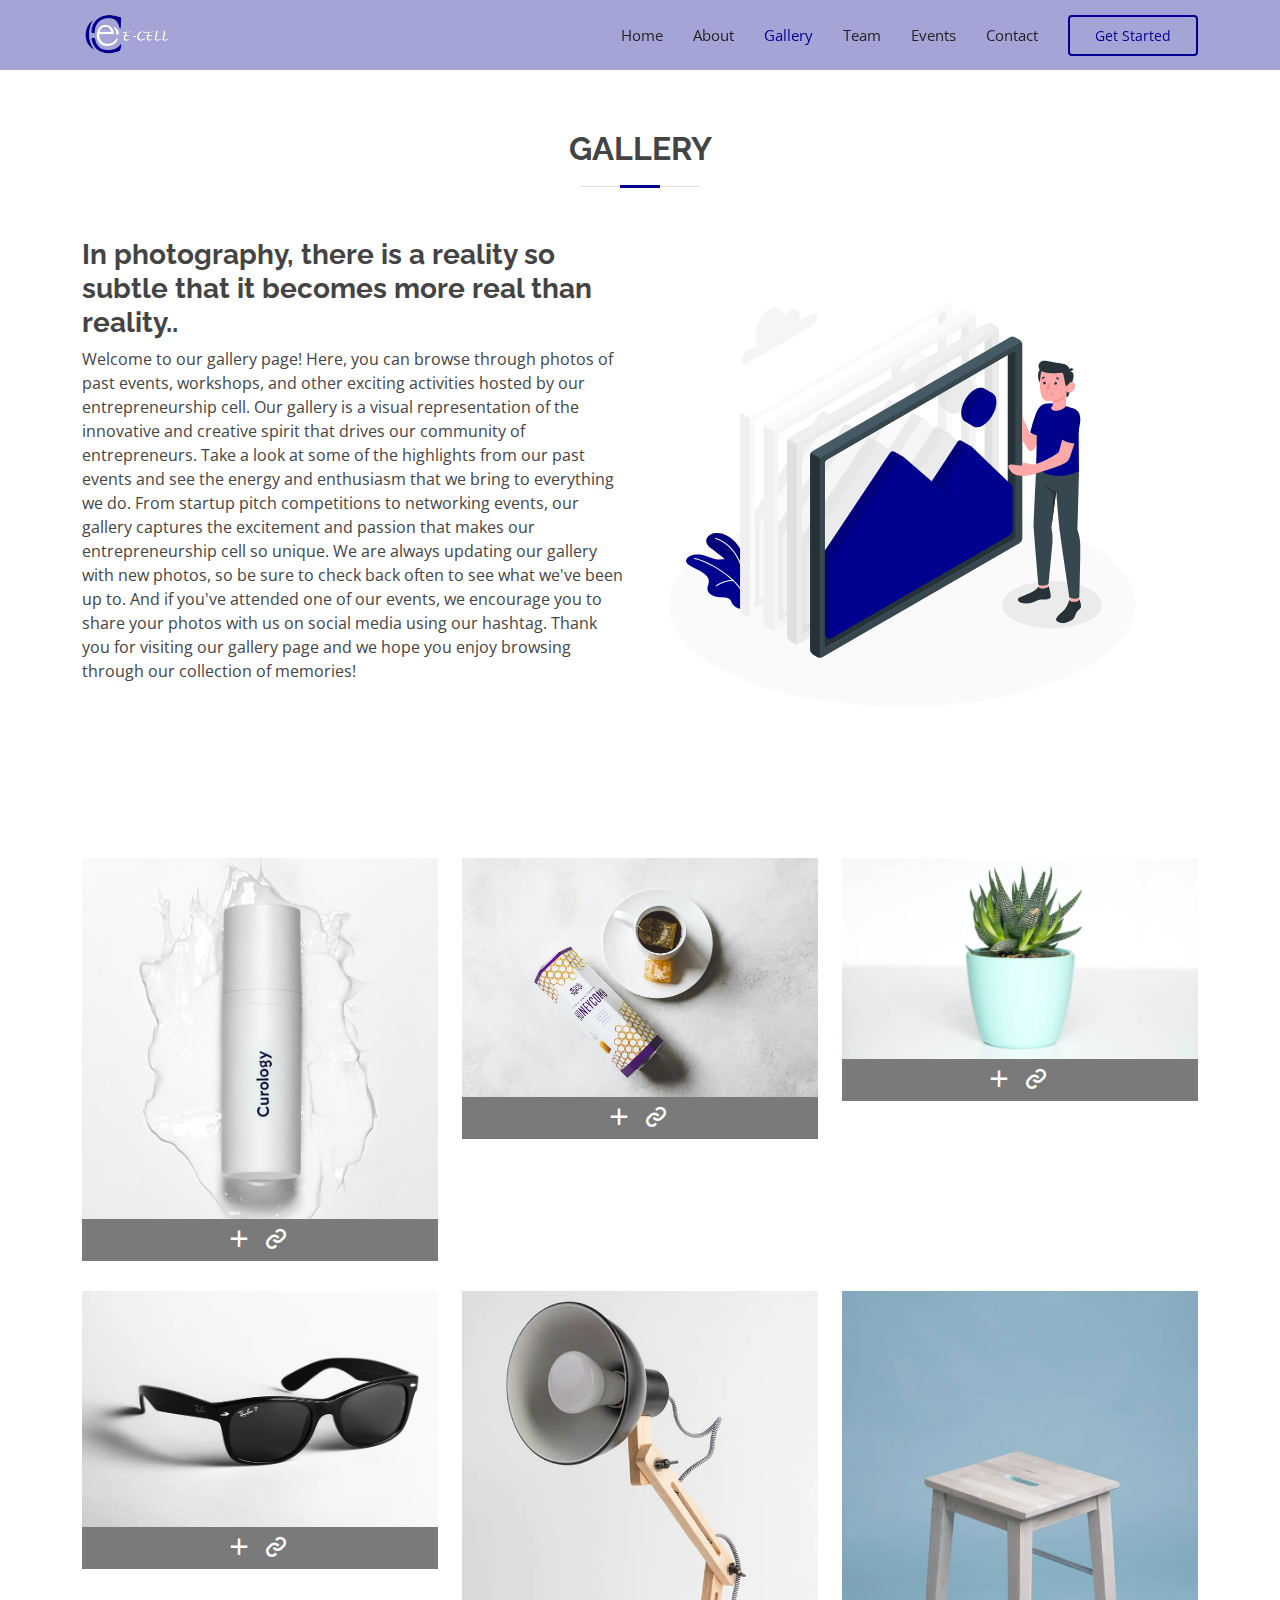
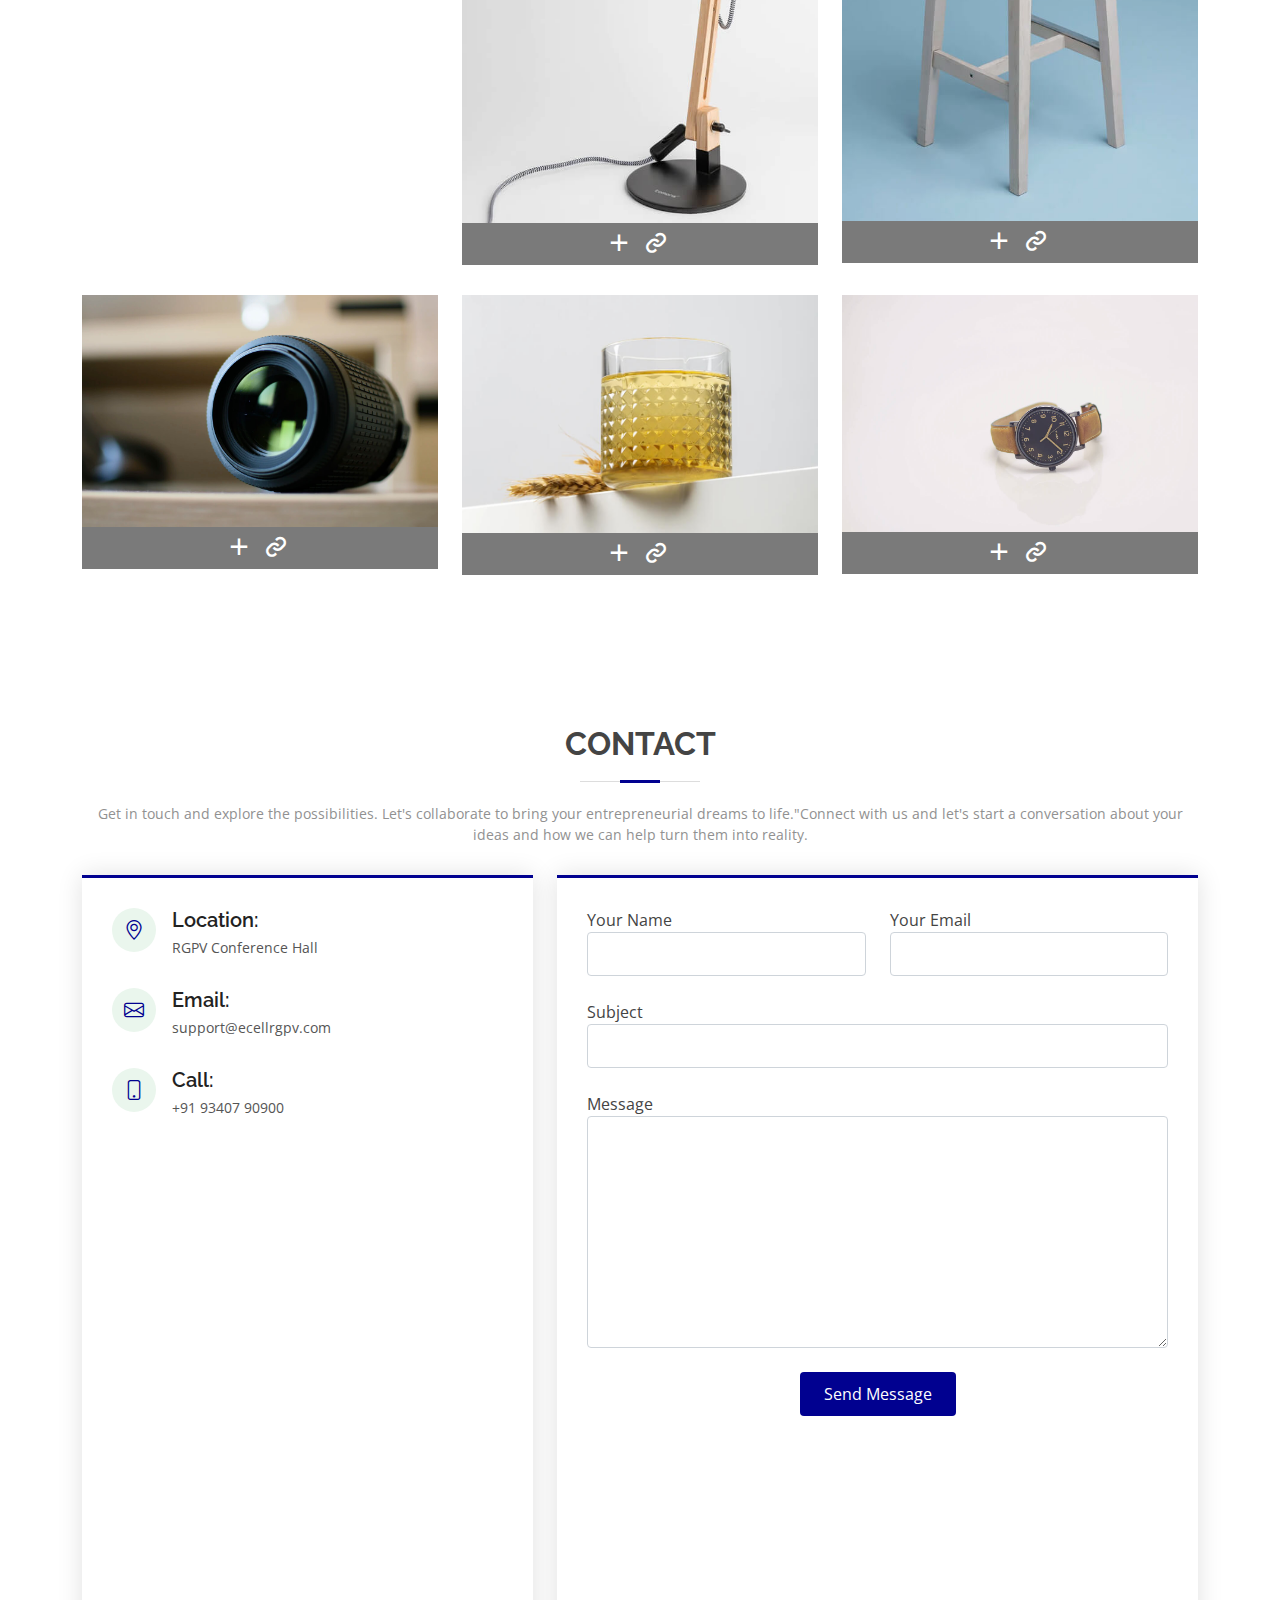
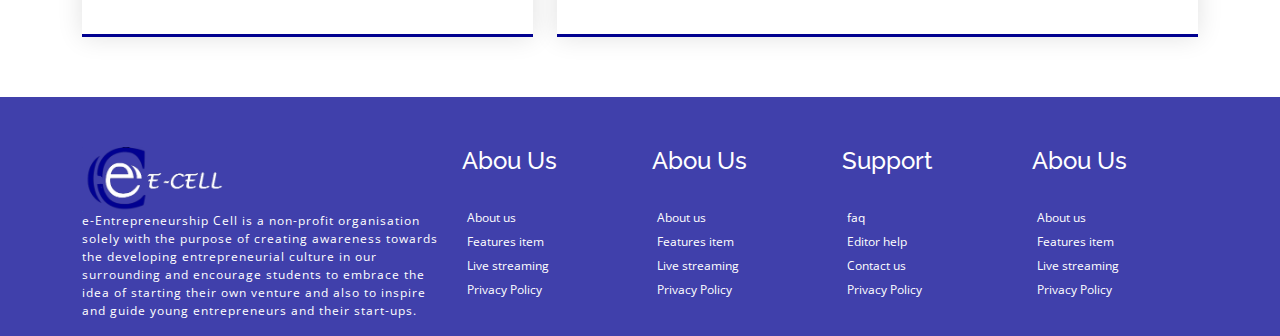
<file: gallery.html>
<!DOCTYPE html>
<html lang="en">

<head>
  <meta charset="utf-8">
  <meta content="width=device-width, initial-scale=1.0" name="viewport">

  <title>Ecell-Rgpv</title>
  <meta content="" name="description">
  <meta content="" name="keywords">

  <!-- Favicons -->
  <link href="assets\img\image 2.png" rel="icon">
  <link href="assets\img\image 2.png" rel="apple-touch-icon">

  <!-- Google Fonts -->
  <link href="https://fonts.googleapis.com/css?family=Open+Sans:300,300i,400,400i,600,600i,700,700i|Raleway:300,300i,400,400i,500,500i,600,600i,700,700i|Poppins:300,300i,400,400i,500,500i,600,600i,700,700i" rel="stylesheet">

  <!-- Vendor CSS Files -->
  <link href="assets/vendor/animate.css/animate.min.css" rel="stylesheet">
  <link href="assets/vendor/bootstrap/css/bootstrap.min.css" rel="stylesheet">
  <link href="assets/vendor/bootstrap-icons/bootstrap-icons.css" rel="stylesheet">
  <link href="assets/vendor/boxicons/css/boxicons.min.css" rel="stylesheet">
  <link href="assets/vendor/glightbox/css/glightbox.min.css" rel="stylesheet">
  <link href="assets/vendor/swiper/swiper-bundle.min.css" rel="stylesheet">
  <link href="assets/vendor/swiper copy/swiper-bundle.min.css" rel="stylesheet">

  <!-- Template Main CSS File -->
  <link href="assets/css/style.css" rel="stylesheet">

  <!-- =======================================================
  * Template Name: Green
  * Updated: Mar 10 2023 with Bootstrap v5.2.3
  * Template URL: https://bootstrapmade.com/green-free-one-page-bootstrap-template/
  * Author: BootstrapMade.com
  * License: https://bootstrapmade.com/license/
  ======================================================== -->
</head>

<body>

  <!-- ======= Top Bar =======
  <section id="topbar" class="d-flex align-items-center">
    <div class="container d-flex justify-content-center justify-content-md-between">
      <div class="contact-info d-flex align-items-center">
        <i class="bi bi-envelope-fill"></i><a href="mailto:contact@example.com">info@example.com</a>
        <i class="bi bi-phone-fill phone-icon"></i> +1 5589 55488 55
      </div>
      <div class="social-links d-none d-md-block">
        <a href="#" class="twitter"><i class="bi bi-twitter"></i></a>
        <a href="#" class="facebook"><i class="bi bi-facebook"></i></a>
        <a href="#" class="instagram"><i class="bi bi-instagram"></i></a>
        <a href="#" class="linkedin"><i class="bi bi-linkedin"></i></i></a>
      </div>
    </div>
  </section> -->

  <header id="header" class="d-flex align-items-center">
    <div class="container d-flex align-items-center">

      <h1 class="logo me-auto"><a href="index.html"><img src="assets\img\ecell logo.png" alt="Ecell"></a></h1>
      <!-- Uncomment below if you prefer to use an image logo -->
      <!-- <a href="index.html" class="logo me-auto"><img src="assets/img/logo.png" alt="" class="img-fluid"></a>-->

      <nav id="navbar" class="navbar">
        <ul>
          <li><a class="nav-link scrollto " href="index.html">Home</a></li>
          <li><a class="nav-link scrollto" href="about.html">About</a></li>
          <li><a class="nav-link scrollto active" href="gallery.html">Gallery</a></li>
          <li><a class="nav-link scrollto " href="team.html">Team</a></li>
          <li><a class="nav-link scrollto" href="Events.html">Events</a></li>
          <!-- <li class="dropdown"><a href="#"><span>Drop Down</span> <i class="bi bi-chevron-down"></i></a>
            <ul>
              <li><a href="#">Drop Down 1</a></li>
              <li class="dropdown"><a href="#"><span>Deep Drop Down</span> <i class="bi bi-chevron-right"></i></a>
                <ul>
                  <li><a href="#">Deep Drop Down 1</a></li>
                  <li><a href="#">Deep Drop Down 2</a></li>
                  <li><a href="#">Deep Drop Down 3</a></li>
                  <li><a href="#">Deep Drop Down 4</a></li>
                  <li><a href="#">Deep Drop Down 5</a></li>
                </ul>
              </li>
              <li><a href="#">Drop Down 2</a></li>
              <li><a href="#">Drop Down 3</a></li>
              <li><a href="#">Drop Down 4</a></li>
            </ul>
          </li> -->
          <li><a class="nav-link scrollto" href="#contact">Contact</a></li>
          <li><a class="getstarted scrollto" href="#about">Get Started</a></li>
        </ul>
        <i class="bi bi-list mobile-nav-toggle"></i>
      </nav><!-- .navbar -->

    </div>
  </header><!-- End Header -->

    <!-- ======= About Us Section ======= -->
    <section id="about" class="about">
      <div class="container">

        <div class="section-title">
          <h2>Gallery</h2>
          <p></p>
        </div>

        <div class="row">
          
          <div class="col-lg-6 pt-4 pt-lg-0 order-2 order-lg-1 content">
            <h3>In photography, there is a reality so subtle that it becomes more real than reality..</h3>
        
            <!-- <ul>
              <li><i class="bi bi-check-circled"></i> Ullamco laboris nisi ut aliquip ex ea commodo consequat.</li>
              <li><i class="bi bi-check-circled"></i> Duis aute irure dolor in reprehenderit in voluptate velit.</li>
              <li><i class="bi bi-check-circled"></i> Ullamco laboris nisi ut aliquip ex ea commodo consequat. Duis aute irure dolor in reprehenderit in voluptate trideta storacalaperda mastiro dolore eu fugiat nulla pariatur.</li>
            </ul> -->
            <p>
              Welcome to our gallery page! Here, you can browse through photos of past events, workshops, and other exciting activities hosted by our entrepreneurship cell. Our gallery is a visual representation of the innovative and creative spirit that drives our community of entrepreneurs.

Take a look at some of the highlights from our past events and see the energy and enthusiasm that we bring to everything we do. From startup pitch competitions to networking events, our gallery captures the excitement and passion that makes our entrepreneurship cell so unique.

We are always updating our gallery with new photos, so be sure to check back often to see what we've been up to. And if you've attended one of our events, we encourage you to share your photos with us on social media using our hashtag.

Thank you for visiting our gallery page and we hope you enjoy browsing through our collection of memories!
            </p>
          </div>
          <div class="col-lg-6 order-1 order-lg-2">
            <img src="assets\img\Images.gif" class="img-fluid" alt="">
          </div>
        </div>

      </div>
    </section><!-- End About Us Section -->

    <!-- ======= Screenshots Section ======= -->
    <!-- <section id="screenshots" class="padd-section text-center">

      <div class="container" data-aos="fade-up">
        <div class="section-title text-center">
          <h2>App Gallery</h2>
          <p class="separator">Integer cursus bibendum augue ac cursus .</p>
        </div>

        <div class="screens-slider swiper">
          <div class="swiper-wrapper align-items-center">
            <div class="swiper-slide"><img src="assets/img/screen/1.jpg" class="img-fluid" alt=""></div>
            <div class="swiper-slide"><img src="assets/img/screen/2.jpg" class="img-fluid" alt=""></div>
            <div class="swiper-slide"><img src="assets/img/screen/3.jpg" class="img-fluid" alt=""></div>
            <div class="swiper-slide"><img src="assets/img/screen/4.jpg" class="img-fluid" alt=""></div>
            <div class="swiper-slide"><img src="assets/img/screen/5.jpg" class="img-fluid" alt=""></div>
            <div class="swiper-slide"><img src="assets/img/screen/6.jpg" class="img-fluid" alt=""></div>
            <div class="swiper-slide"><img src="assets/img/screen/7.jpg" class="img-fluid" alt=""></div>
            <div class="swiper-slide"><img src="assets/img/screen/8.jpg" class="img-fluid" alt=""></div>
          </div>
          <div class="swiper-pagination"></div>
        </div>
      </div>

    </section>End Screenshots Section -->

    
   <!-- ======= Portfolio Section ======= -->
   <section id="portfolio" class="portfolio">
    <div class="container" data-aos="fade-up">

      

      <div class="row portfolio-container">

        <div class="col-lg-4 col-md-6 portfolio-item filter-app">
          <div class="portfolio-wrap">
            <img src="assets/img/portfolio/portfolio-1.jpg" class="img-fluid" alt="">
            <div class="portfolio-info">
              <h4>Image 1</h4>
              <p>Image</p>
            </div>
            <div class="portfolio-links">
              <a href="assets/img/portfolio/portfolio-1.jpg" data-gallery="portfolioGallery" class="portfolio-lightbox" title="App 1"><i class="bx bx-plus"></i></a>
              <a href="portfolio-details.html" title="More Details"><i class="bx bx-link"></i></a>
            </div>
          </div>
        </div>

        <div class="col-lg-4 col-md-6 portfolio-item filter-web">
          <div class="portfolio-wrap">
            <img src="assets/img/portfolio/portfolio-2.jpg" class="img-fluid" alt="">
            <div class="portfolio-info">
              <h4>Image 3</h4>
              <p>Image</p>
            </div>
            <div class="portfolio-links">
              <a href="assets/img/portfolio/portfolio-2.jpg" data-gallery="portfolioGallery" class="portfolio-lightbox" title="Web 3"><i class="bx bx-plus"></i></a>
              <a href="portfolio-details.html" title="More Details"><i class="bx bx-link"></i></a>
            </div>
          </div>
        </div>

        <div class="col-lg-4 col-md-6 portfolio-item filter-app">
          <div class="portfolio-wrap">
            <img src="assets/img/portfolio/portfolio-3.jpg" class="img-fluid" alt="">
            <div class="portfolio-info">
              <h4>Image 2</h4>
              <p>Image</p>
            </div>
            <div class="portfolio-links">
              <a href="assets/img/portfolio/portfolio-3.jpg" data-gallery="portfolioGallery" class="portfolio-lightbox" title="App 2"><i class="bx bx-plus"></i></a>
              <a href="portfolio-details.html" title="More Details"><i class="bx bx-link"></i></a>
            </div>
          </div>
        </div>

        <div class="col-lg-4 col-md-6 portfolio-item filter-card">
          <div class="portfolio-wrap">
            <img src="assets/img/portfolio/portfolio-4.jpg" class="img-fluid" alt="">
            <div class="portfolio-info">
              <h4>Image 2</h4>
              <p>Image</p>
            </div>
            <div class="portfolio-links">
              <a href="assets/img/portfolio/portfolio-4.jpg" data-gallery="portfolioGallery" class="portfolio-lightbox" title="Card 2"><i class="bx bx-plus"></i></a>
              <a href="portfolio-details.html" title="More Details"><i class="bx bx-link"></i></a>
            </div>
          </div>
        </div>

        <div class="col-lg-4 col-md-6 portfolio-item filter-web">
          <div class="portfolio-wrap">
            <img src="assets/img/portfolio/portfolio-5.jpg" class="img-fluid" alt="">
            <div class="portfolio-info">
              <h4>Image 2</h4>
              <p>Image</p>
            </div>
            <div class="portfolio-links">
              <a href="assets/img/portfolio/portfolio-5.jpg" data-gallery="portfolioGallery" class="portfolio-lightbox" title="Web 2"><i class="bx bx-plus"></i></a>
              <a href="portfolio-details.html" title="More Details"><i class="bx bx-link"></i></a>
            </div>
          </div>
        </div>

        <div class="col-lg-4 col-md-6 portfolio-item filter-app">
          <div class="portfolio-wrap">
            <img src="assets/img/portfolio/portfolio-6.jpg" class="img-fluid" alt="">
            <div class="portfolio-info">
              <h4>Image 3</h4>
              <p>Image</p>
            </div>
            <div class="portfolio-links">
              <a href="assets/img/portfolio/portfolio-6.jpg" data-gallery="portfolioGallery" class="portfolio-lightbox" title="App 3"><i class="bx bx-plus"></i></a>
              <a href="portfolio-details.html" title="More Details"><i class="bx bx-link"></i></a>
            </div>
          </div>
        </div>

        <div class="col-lg-4 col-md-6 portfolio-item filter-card">
          <div class="portfolio-wrap">
            <img src="assets/img/portfolio/portfolio-7.jpg" class="img-fluid" alt="">
            <div class="portfolio-info">
              <h4>Image 1</h4>
              <p>Image</p>
            </div>
            <div class="portfolio-links">
              <a href="assets/img/portfolio/portfolio-7.jpg" data-gallery="portfolioGallery" class="portfolio-lightbox" title="Card 1"><i class="bx bx-plus"></i></a>
              <a href="portfolio-details.html" title="More Details"><i class="bx bx-link"></i></a>
            </div>
          </div>
        </div>

        <div class="col-lg-4 col-md-6 portfolio-item filter-card">
          <div class="portfolio-wrap">
            <img src="assets/img/portfolio/portfolio-8.jpg" class="img-fluid" alt="">
            <div class="portfolio-info">
              <h4>Image 3</h4>
              <p>Image</p>
            </div>
            <div class="portfolio-links">
              <a href="assets/img/portfolio/portfolio-8.jpg" data-gallery="portfolioGallery" class="portfolio-lightbox" title="Card 3"><i class="bx bx-plus"></i></a>
              <a href="portfolio-details.html" title="More Details"><i class="bx bx-link"></i></a>
            </div>
          </div>
        </div>

        <div class="col-lg-4 col-md-6 portfolio-item filter-web">
          <div class="portfolio-wrap">
            <img src="assets/img/portfolio/portfolio-9.jpg" class="img-fluid" alt="">
            <div class="portfolio-info">
              <h4>Image 3</h4>
              <p>Image</p>
            </div>
            <div class="portfolio-links">
              <a href="assets/img/portfolio/portfolio-9.jpg" data-gallery="portfolioGallery" class="portfolio-lightbox" title="Web 3"><i class="bx bx-plus"></i></a>
              <a href="portfolio-details.html" title="More Details"><i class="bx bx-link"></i></a>
            </div>
          </div>
        </div>

      </div>

    </div>
  </section><!-- End Portfolio Section -->
      <!-- ======= Contact Section ======= -->
  <section id="contact" class="contact">
    <div class="container">

      <div class="section-title">
        <h2>Contact</h2>
        <p>Get in touch and explore the possibilities. Let's collaborate to bring your entrepreneurial dreams to
          life."Connect with us and let's start a conversation about your ideas and how we can help turn them into
          reality.</p>
      </div>

      <div class="row">

        <div class="col-lg-5 d-flex align-items-stretch">
          <div class="info">
            <div class="address">
              <i class="bi bi-geo-alt"></i>
              <h4>Location:</h4>
              <p>RGPV Conference Hall</p>
            </div>

            <div class="email">
              <i class="bi bi-envelope"></i>
              <h4>Email:</h4>
              <p>support@ecellrgpv.com</p>
            </div>

            <div class="phone">
              <i class="bi bi-phone"></i>
              <h4>Call:</h4>
              <p>+91 93407 90900</p>
            </div>

            <iframe
              src="https://www.google.com/maps/embed?pb=!1m18!1m12!1m3!1d1832.0713310455033!2d77.36245258333143!3d23.310582122940133!2m3!1f0!2f0!3f0!3m2!1i1024!2i768!4f13.1!3m3!1m2!1s0x397c663a2dc2749f%3A0xc3627d3a3f6acc46!2sRGPV%20Conference%20Hall!5e0!3m2!1sen!2sin!4v1679934193619!5m2!1sen!2sin"
              width="600" height="450" style="border:0;" allowfullscreen="" loading="lazy"
              referrerpolicy="no-referrer-when-downgrade"></iframe>
          </div>

        </div>

        <div class="col-lg-7 mt-5 mt-lg-0 d-flex align-items-stretch">
          <form action="forms/contact.php" method="post" role="form" class="php-email-form">
            <div class="row">
              <div class="form-group col-md-6">
                <label for="name">Your Name</label>
                <input type="text" name="name" class="form-control" id="name" required>
              </div>
              <div class="form-group col-md-6 mt-3 mt-md-0">
                <label for="name">Your Email</label>
                <input type="email" class="form-control" name="email" id="email" required>
              </div>
            </div>
            <div class="form-group mt-3">
              <label for="name">Subject</label>
              <input type="text" class="form-control" name="subject" id="subject" required>
            </div>
            <div class="form-group mt-3">
              <label for="name">Message</label>
              <textarea class="form-control" name="message" rows="10" required></textarea>
            </div>
            <div class="my-3">
              <div class="loading">Loading</div>
              <div class="error-message"></div>
              <div class="sent-message">Your message has been sent. Thank you!</div>
            </div>
            <div class="text-center"><button type="submit">Send Message</button></div>
          </form>
        </div>

      </div>

    </div>
  </section><!-- End Contact Section -->

  </main><!-- End #main -->

  <footer class="footer">
    <div class="container">
      <div class="row">

        <div class="col-md-12 col-lg-4">
          <div class="footer-logo">

            <a class="navbar-brand" href="#"><img style="height: 65px;" src="assets\img\ecell logo.png" alt="E-cell"></a>
            <p>e-Entrepreneurship Cell is a non-profit organisation solely with the purpose of creating awareness
              towards the developing entrepreneurial culture in our surrounding and encourage students to embrace the
              idea of starting their own venture and also to inspire and guide young entrepreneurs and their start-ups.
            </p>

          </div>
        </div>

        <div class="col-sm-6 col-md-3 col-lg-2">
          <div class="list-menu">

            <h4>Abou Us</h4>

            <ul class="list-unstyled">
              <li><a href="#">About us</a></li>
              <li><a href="#">Features item</a></li>
              <li><a href="#">Live streaming</a></li>
              <li><a href="#">Privacy Policy</a></li>
            </ul>

          </div>
        </div>

        <div class="col-sm-6 col-md-3 col-lg-2">
          <div class="list-menu">

            <h4>Abou Us</h4>

            <ul class="list-unstyled">
              <li><a href="#">About us</a></li>
              <li><a href="#">Features item</a></li>
              <li><a href="#">Live streaming</a></li>
              <li><a href="#">Privacy Policy</a></li>
            </ul>

          </div>
        </div>

        <div class="col-sm-6 col-md-3 col-lg-2">
          <div class="list-menu">

            <h4>Support</h4>

            <ul class="list-unstyled">
              <li><a href="#">faq</a></li>
              <li><a href="#">Editor help</a></li>
              <li><a href="#">Contact us</a></li>
              <li><a href="#">Privacy Policy</a></li>
            </ul>

          </div>
        </div>

        <div class="col-sm-6 col-md-3 col-lg-2">
          <div class="list-menu">

            <h4>Abou Us</h4>

            <ul class="list-unstyled">
              <li><a href="#">About us</a></li>
              <li><a href="#">Features item</a></li>
              <li><a href="#">Live streaming</a></li>
              <li><a href="#">Privacy Policy</a></li>
            </ul>

          </div>
        </div>

      </div>
    </div>


  </footer>

  <a href="#" class="back-to-top d-flex align-items-center justify-content-center"><i
      class="bi bi-arrow-up-short"></i></a>

  <!-- Vendor JS Files -->
  <script src="assets/vendor/bootstrap/js/bootstrap.bundle.min.js"></script>
  <script src="assets/vendor/glightbox/js/glightbox.min.js"></script>
  <script src="assets/vendor/isotope-layout/isotope.pkgd.min.js"></script>
  <script src="assets/vendor/swiper/swiper-bundle.min.js"></script>
  <script src="assets/vendor/php-email-form/validate.js"></script>

  <!-- Template Main JS File -->
  <script src="assets/js/main.js"></script>

</body>

</html>
</file>
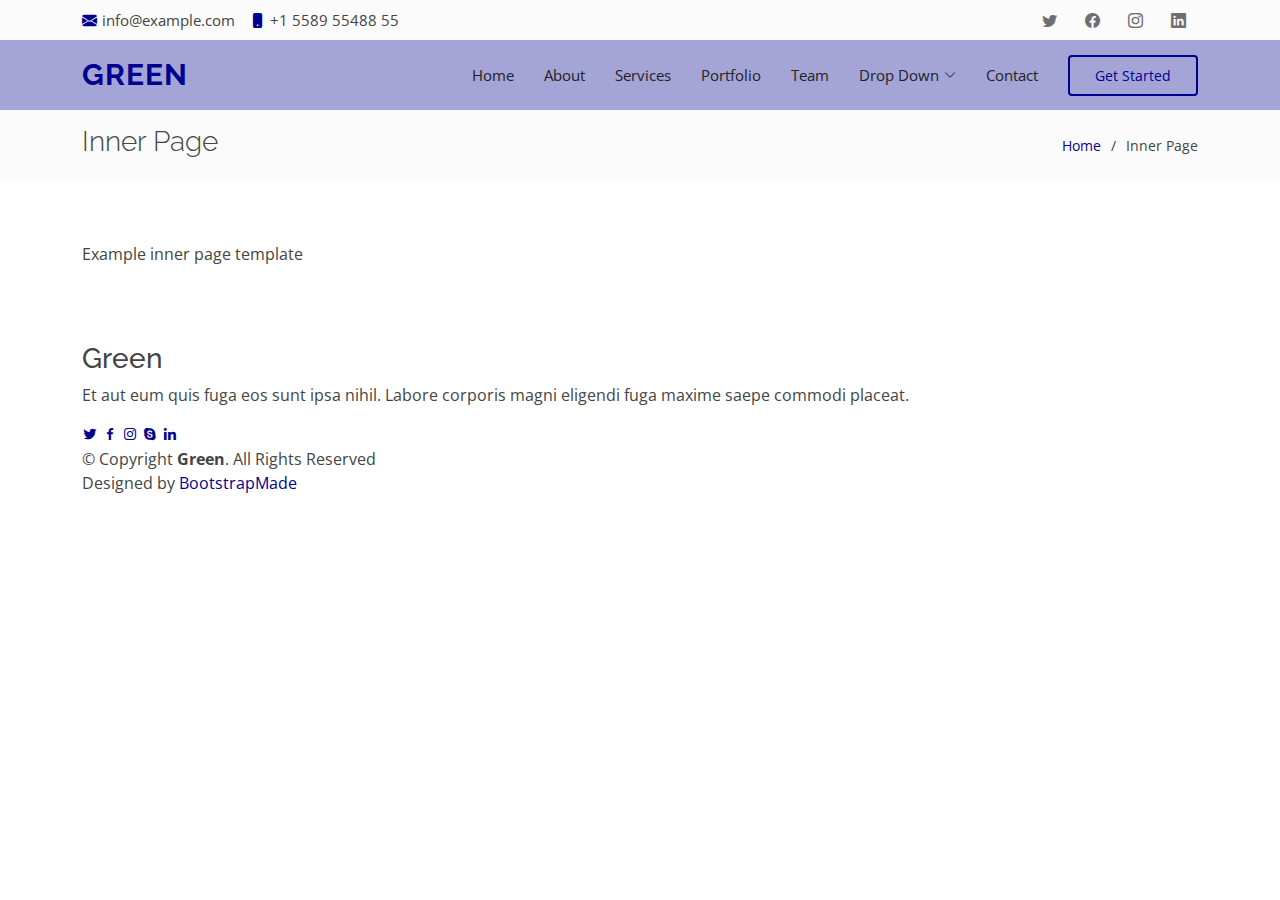
<file: inner-page.html>
<!DOCTYPE html>
<html lang="en">

<head>
  <meta charset="utf-8">
  <meta content="width=device-width, initial-scale=1.0" name="viewport">

 <title>Ecell-Rgpv</title>
  <meta content="" name="description">
  <meta content="" name="keywords">

  <!-- Favicons -->
  <link href="assets\img\image 2.png" rel="icon">
  <link href="assets\img\image 2.png" rel="apple-touch-icon">
  <!-- Google Fonts -->
  <link href="https://fonts.googleapis.com/css?family=Open+Sans:300,300i,400,400i,600,600i,700,700i|Raleway:300,300i,400,400i,500,500i,600,600i,700,700i|Poppins:300,300i,400,400i,500,500i,600,600i,700,700i" rel="stylesheet">

  <!-- Vendor CSS Files -->
  <link href="assets/vendor/animate.css/animate.min.css" rel="stylesheet">
  <link href="assets/vendor/bootstrap/css/bootstrap.min.css" rel="stylesheet">
  <link href="assets/vendor/bootstrap-icons/bootstrap-icons.css" rel="stylesheet">
  <link href="assets/vendor/boxicons/css/boxicons.min.css" rel="stylesheet">
  <link href="assets/vendor/glightbox/css/glightbox.min.css" rel="stylesheet">
  <link href="assets/vendor/swiper/swiper-bundle.min.css" rel="stylesheet">

  <!-- Template Main CSS File -->
  <link href="assets/css/style.css" rel="stylesheet">

  <!-- =======================================================
  * Template Name: Green
  * Updated: Mar 10 2023 with Bootstrap v5.2.3
  * Template URL: https://bootstrapmade.com/green-free-one-page-bootstrap-template/
  * Author: BootstrapMade.com
  * License: https://bootstrapmade.com/license/
  ======================================================== -->
</head>

<body>

  <!-- ======= Top Bar ======= -->
  <section id="topbar" class="d-flex align-items-center">
    <div class="container d-flex justify-content-center justify-content-md-between">
      <div class="contact-info d-flex align-items-center">
        <i class="bi bi-envelope-fill"></i><a href="mailto:contact@example.com">info@example.com</a>
        <i class="bi bi-phone-fill phone-icon"></i> +1 5589 55488 55
      </div>
      <div class="social-links d-none d-md-block">
        <a href="#" class="twitter"><i class="bi bi-twitter"></i></a>
        <a href="#" class="facebook"><i class="bi bi-facebook"></i></a>
        <a href="#" class="instagram"><i class="bi bi-instagram"></i></a>
        <a href="#" class="linkedin"><i class="bi bi-linkedin"></i></i></a>
      </div>
    </div>
  </section>

  <!-- ======= Header ======= -->
  <header id="header" class="d-flex align-items-center">
    <div class="container d-flex align-items-center">

      <h1 class="logo me-auto"><a href="index.html">Green</a></h1>
      <!-- Uncomment below if you prefer to use an image logo -->
      <!-- <a href="index.html" class="logo me-auto"><img src="assets/img/logo.png" alt="" class="img-fluid"></a>-->

      <nav id="navbar" class="navbar">
        <ul>
          <li><a class="nav-link scrollto " href="#hero">Home</a></li>
          <li><a class="nav-link scrollto" href="#about">About</a></li>
          <li><a class="nav-link scrollto" href="#services">Services</a></li>
          <li><a class="nav-link scrollto " href="#portfolio">Portfolio</a></li>
          <li><a class="nav-link scrollto" href="#team">Team</a></li>
          <li class="dropdown"><a href="#"><span>Drop Down</span> <i class="bi bi-chevron-down"></i></a>
            <ul>
              <li><a href="#">Drop Down 1</a></li>
              <li class="dropdown"><a href="#"><span>Deep Drop Down</span> <i class="bi bi-chevron-right"></i></a>
                <ul>
                  <li><a href="#">Deep Drop Down 1</a></li>
                  <li><a href="#">Deep Drop Down 2</a></li>
                  <li><a href="#">Deep Drop Down 3</a></li>
                  <li><a href="#">Deep Drop Down 4</a></li>
                  <li><a href="#">Deep Drop Down 5</a></li>
                </ul>
              </li>
              <li><a href="#">Drop Down 2</a></li>
              <li><a href="#">Drop Down 3</a></li>
              <li><a href="#">Drop Down 4</a></li>
            </ul>
          </li>
          <li><a class="nav-link scrollto" href="#contact">Contact</a></li>
          <li><a class="getstarted scrollto" href="#about">Get Started</a></li>
        </ul>
        <i class="bi bi-list mobile-nav-toggle"></i>
      </nav><!-- .navbar -->

    </div>
  </header><!-- End Header -->

  <main id="main">

    <!-- ======= Breadcrumbs ======= -->
    <section class="breadcrumbs">
      <div class="container">

        <div class="d-flex justify-content-between align-items-center">
          <h2>Inner Page</h2>
          <ol>
            <li><a href="index.html">Home</a></li>
            <li>Inner Page</li>
          </ol>
        </div>

      </div>
    </section><!-- End Breadcrumbs -->

    <section class="inner-page">
      <div class="container">
        <p>
          Example inner page template
        </p>
      </div>
    </section>

  </main><!-- End #main -->

  <!-- ======= Footer ======= -->
  <footer id="footer">
    <div class="container">
      <h3>Green</h3>
      <p>Et aut eum quis fuga eos sunt ipsa nihil. Labore corporis magni eligendi fuga maxime saepe commodi placeat.</p>
      <div class="social-links">
        <a href="#" class="twitter"><i class="bx bxl-twitter"></i></a>
        <a href="#" class="facebook"><i class="bx bxl-facebook"></i></a>
        <a href="#" class="instagram"><i class="bx bxl-instagram"></i></a>
        <a href="#" class="google-plus"><i class="bx bxl-skype"></i></a>
        <a href="#" class="linkedin"><i class="bx bxl-linkedin"></i></a>
      </div>
      <div class="copyright">
        &copy; Copyright <strong><span>Green</span></strong>. All Rights Reserved
      </div>
      <div class="credits">
        <!-- All the links in the footer should remain intact. -->
        <!-- You can delete the links only if you purchased the pro version. -->
        <!-- Licensing information: https://bootstrapmade.com/license/ -->
        <!-- Purchase the pro version with working PHP/AJAX contact form: https://bootstrapmade.com/green-free-one-page-bootstrap-template/ -->
        Designed by <a href="https://bootstrapmade.com/">BootstrapMade</a>
      </div>
    </div>
  </footer><!-- End Footer -->

  <a href="#" class="back-to-top d-flex align-items-center justify-content-center"><i class="bi bi-arrow-up-short"></i></a>

  <!-- Vendor JS Files -->
  <script src="assets/vendor/bootstrap/js/bootstrap.bundle.min.js"></script>
  <script src="assets/vendor/glightbox/js/glightbox.min.js"></script>
  <script src="assets/vendor/isotope-layout/isotope.pkgd.min.js"></script>
  <script src="assets/vendor/swiper/swiper-bundle.min.js"></script>
  <script src="assets/vendor/php-email-form/validate.js"></script>

  <!-- Template Main JS File -->
  <script src="assets/js/main.js"></script>

</body>

</html>
</file>
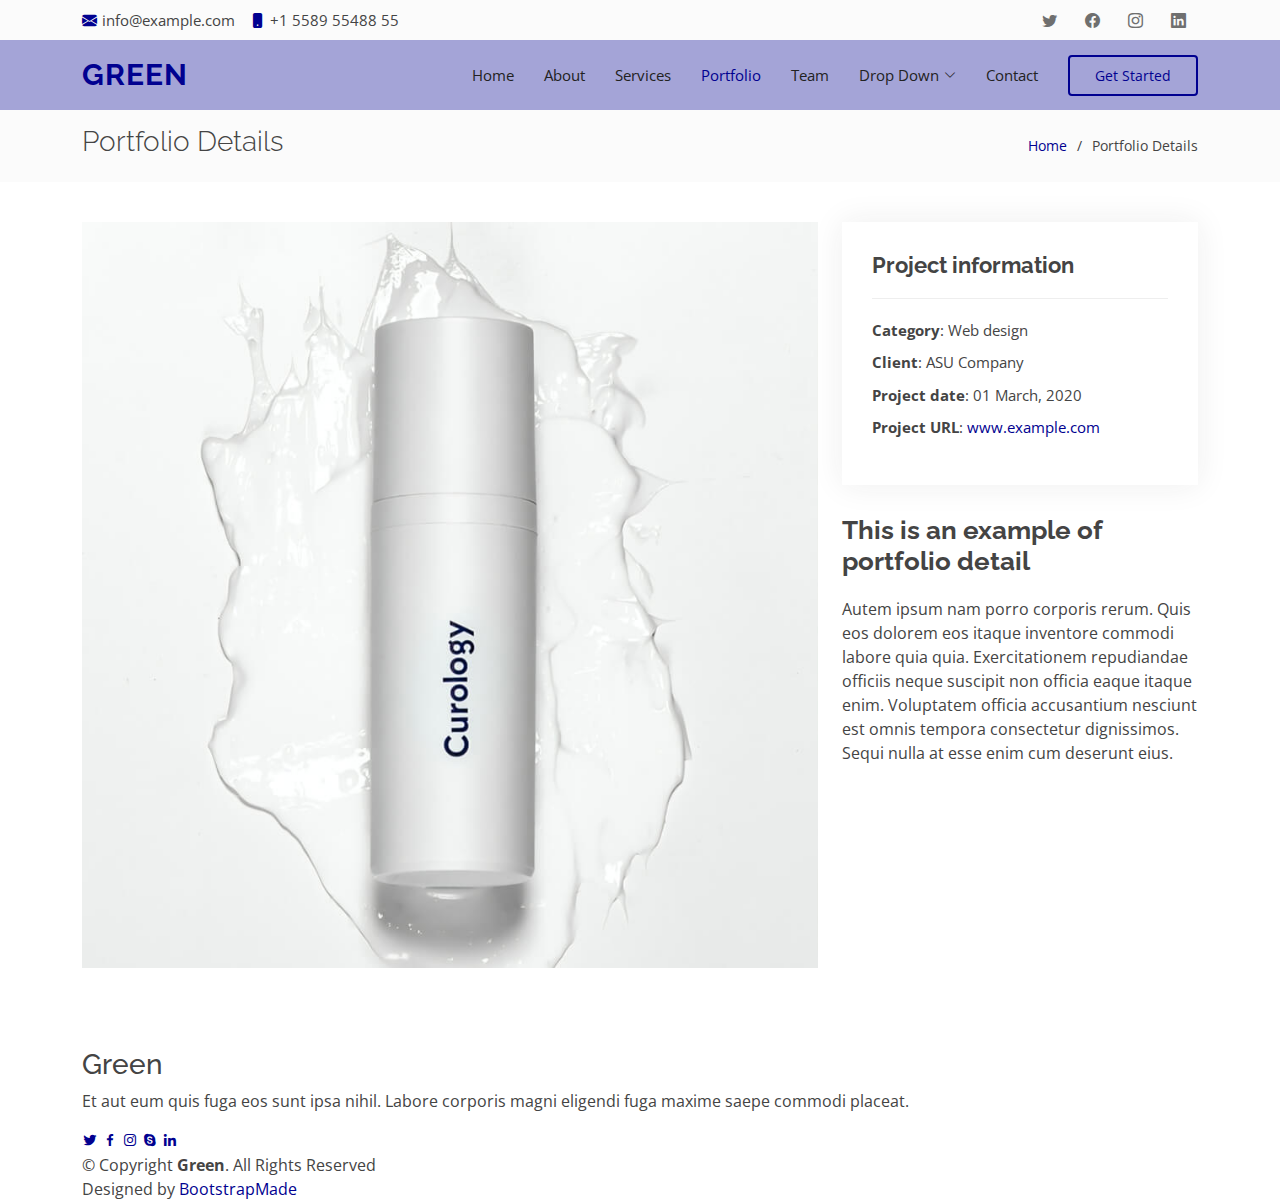
<file: portfolio-details.html>
<!DOCTYPE html>
<html lang="en">

<head>
  <meta charset="utf-8">
  <meta content="width=device-width, initial-scale=1.0" name="viewport">

  <title>Portfolio Details - Green Bootstrap Template</title>
  <meta content="" name="description">
  <meta content="" name="keywords">

  <!-- Favicons -->
  <link href="assets/img/favicon.png" rel="icon">
  <link href="assets/img/apple-touch-icon.png" rel="apple-touch-icon">

  <!-- Google Fonts -->
  <link href="https://fonts.googleapis.com/css?family=Open+Sans:300,300i,400,400i,600,600i,700,700i|Raleway:300,300i,400,400i,500,500i,600,600i,700,700i|Poppins:300,300i,400,400i,500,500i,600,600i,700,700i" rel="stylesheet">

  <!-- Vendor CSS Files -->
  <link href="assets/vendor/animate.css/animate.min.css" rel="stylesheet">
  <link href="assets/vendor/bootstrap/css/bootstrap.min.css" rel="stylesheet">
  <link href="assets/vendor/bootstrap-icons/bootstrap-icons.css" rel="stylesheet">
  <link href="assets/vendor/boxicons/css/boxicons.min.css" rel="stylesheet">
  <link href="assets/vendor/glightbox/css/glightbox.min.css" rel="stylesheet">
  <link href="assets/vendor/swiper/swiper-bundle.min.css" rel="stylesheet">

  <!-- Template Main CSS File -->
  <link href="assets/css/style.css" rel="stylesheet">

  <!-- =======================================================
  * Template Name: Green
  * Updated: Mar 10 2023 with Bootstrap v5.2.3
  * Template URL: https://bootstrapmade.com/green-free-one-page-bootstrap-template/
  * Author: BootstrapMade.com
  * License: https://bootstrapmade.com/license/
  ======================================================== -->
</head>

<body>

  <!-- ======= Top Bar ======= -->
  <section id="topbar" class="d-flex align-items-center">
    <div class="container d-flex justify-content-center justify-content-md-between">
      <div class="contact-info d-flex align-items-center">
        <i class="bi bi-envelope-fill"></i><a href="mailto:contact@example.com">info@example.com</a>
        <i class="bi bi-phone-fill phone-icon"></i> +1 5589 55488 55
      </div>
      <div class="social-links d-none d-md-block">
        <a href="#" class="twitter"><i class="bi bi-twitter"></i></a>
        <a href="#" class="facebook"><i class="bi bi-facebook"></i></a>
        <a href="#" class="instagram"><i class="bi bi-instagram"></i></a>
        <a href="#" class="linkedin"><i class="bi bi-linkedin"></i></i></a>
      </div>
    </div>
  </section>

  <!-- ======= Header ======= -->
  <header id="header" class="d-flex align-items-center">
    <div class="container d-flex align-items-center">

      <h1 class="logo me-auto"><a href="index.html">Green</a></h1>
      <!-- Uncomment below if you prefer to use an image logo -->
      <!-- <a href="index.html" class="logo me-auto"><img src="assets/img/logo.png" alt="" class="img-fluid"></a>-->

      <nav id="navbar" class="navbar">
        <ul>
          <li><a class="nav-link scrollto " href="#hero">Home</a></li>
          <li><a class="nav-link scrollto" href="#about">About</a></li>
          <li><a class="nav-link scrollto" href="#services">Services</a></li>
          <li><a class="nav-link scrollto active " href="#portfolio">Portfolio</a></li>
          <li><a class="nav-link scrollto" href="#team">Team</a></li>
          <li class="dropdown"><a href="#"><span>Drop Down</span> <i class="bi bi-chevron-down"></i></a>
            <ul>
              <li><a href="#">Drop Down 1</a></li>
              <li class="dropdown"><a href="#"><span>Deep Drop Down</span> <i class="bi bi-chevron-right"></i></a>
                <ul>
                  <li><a href="#">Deep Drop Down 1</a></li>
                  <li><a href="#">Deep Drop Down 2</a></li>
                  <li><a href="#">Deep Drop Down 3</a></li>
                  <li><a href="#">Deep Drop Down 4</a></li>
                  <li><a href="#">Deep Drop Down 5</a></li>
                </ul>
              </li>
              <li><a href="#">Drop Down 2</a></li>
              <li><a href="#">Drop Down 3</a></li>
              <li><a href="#">Drop Down 4</a></li>
            </ul>
          </li>
          <li><a class="nav-link scrollto" href="#contact">Contact</a></li>
          <li><a class="getstarted scrollto" href="#about">Get Started</a></li>
        </ul>
        <i class="bi bi-list mobile-nav-toggle"></i>
      </nav><!-- .navbar -->

    </div>
  </header><!-- End Header -->

  <main id="main">

    <!-- ======= Breadcrumbs ======= -->
    <section id="breadcrumbs" class="breadcrumbs">
      <div class="container">

        <div class="d-flex justify-content-between align-items-center">
          <h2>Portfolio Details</h2>
          <ol>
            <li><a href="index.html">Home</a></li>
            <li>Portfolio Details</li>
          </ol>
        </div>

      </div>
    </section><!-- End Breadcrumbs -->

    <!-- ======= Portfolio Details Section ======= -->
    <section id="portfolio-details" class="portfolio-details">
      <div class="container">

        <div class="row gy-4">

          <div class="col-lg-8">
            <div class="portfolio-details-slider swiper">
              <div class="swiper-wrapper align-items-center">

                <div class="swiper-slide">
                  <img src="assets/img/portfolio/portfolio-1.jpg" alt="">
                </div>

                <div class="swiper-slide">
                  <img src="assets/img/portfolio/portfolio-2.jpg" alt="">
                </div>

                <div class="swiper-slide">
                  <img src="assets/img/portfolio/portfolio-3.jpg" alt="">
                </div>

              </div>
              <div class="swiper-pagination"></div>
            </div>
          </div>

          <div class="col-lg-4">
            <div class="portfolio-info">
              <h3>Project information</h3>
              <ul>
                <li><strong>Category</strong>: Web design</li>
                <li><strong>Client</strong>: ASU Company</li>
                <li><strong>Project date</strong>: 01 March, 2020</li>
                <li><strong>Project URL</strong>: <a href="#">www.example.com</a></li>
              </ul>
            </div>
            <div class="portfolio-description">
              <h2>This is an example of portfolio detail</h2>
              <p>
                Autem ipsum nam porro corporis rerum. Quis eos dolorem eos itaque inventore commodi labore quia quia. Exercitationem repudiandae officiis neque suscipit non officia eaque itaque enim. Voluptatem officia accusantium nesciunt est omnis tempora consectetur dignissimos. Sequi nulla at esse enim cum deserunt eius.
              </p>
            </div>
          </div>

        </div>

      </div>
    </section><!-- End Portfolio Details Section -->

  </main><!-- End #main -->

  <!-- ======= Footer ======= -->
  <footer id="footer">
    <div class="container">
      <h3>Green</h3>
      <p>Et aut eum quis fuga eos sunt ipsa nihil. Labore corporis magni eligendi fuga maxime saepe commodi placeat.</p>
      <div class="social-links">
        <a href="#" class="twitter"><i class="bx bxl-twitter"></i></a>
        <a href="#" class="facebook"><i class="bx bxl-facebook"></i></a>
        <a href="#" class="instagram"><i class="bx bxl-instagram"></i></a>
        <a href="#" class="google-plus"><i class="bx bxl-skype"></i></a>
        <a href="#" class="linkedin"><i class="bx bxl-linkedin"></i></a>
      </div>
      <div class="copyright">
        &copy; Copyright <strong><span>Green</span></strong>. All Rights Reserved
      </div>
      <div class="credits">
        <!-- All the links in the footer should remain intact. -->
        <!-- You can delete the links only if you purchased the pro version. -->
        <!-- Licensing information: https://bootstrapmade.com/license/ -->
        <!-- Purchase the pro version with working PHP/AJAX contact form: https://bootstrapmade.com/green-free-one-page-bootstrap-template/ -->
        Designed by <a href="https://bootstrapmade.com/">BootstrapMade</a>
      </div>
    </div>
  </footer><!-- End Footer -->

  <a href="#" class="back-to-top d-flex align-items-center justify-content-center"><i class="bi bi-arrow-up-short"></i></a>

  <!-- Vendor JS Files -->
  <script src="assets/vendor/bootstrap/js/bootstrap.bundle.min.js"></script>
  <script src="assets/vendor/glightbox/js/glightbox.min.js"></script>
  <script src="assets/vendor/isotope-layout/isotope.pkgd.min.js"></script>
  <script src="assets/vendor/swiper/swiper-bundle.min.js"></script>
  <script src="assets/vendor/php-email-form/validate.js"></script>

  <!-- Template Main JS File -->
  <script src="assets/js/main.js"></script>

</body>

</html>
</file>
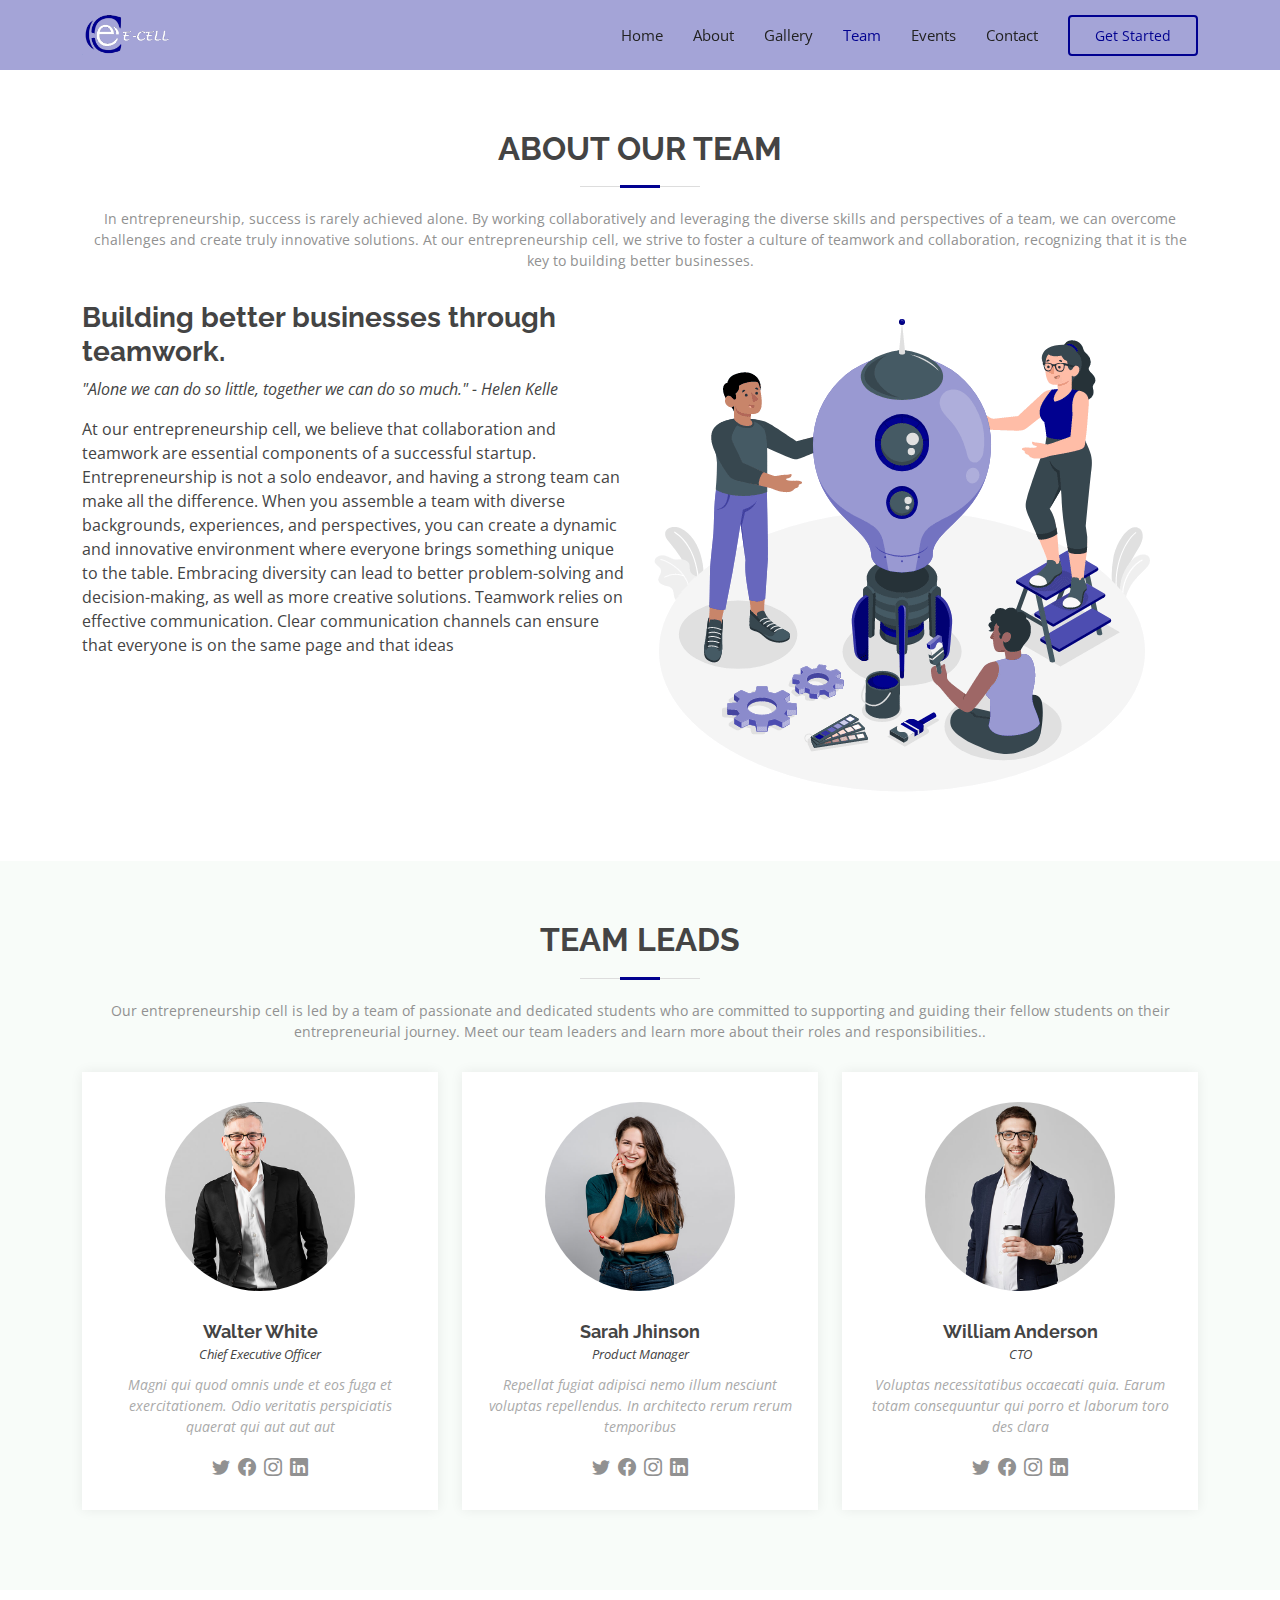
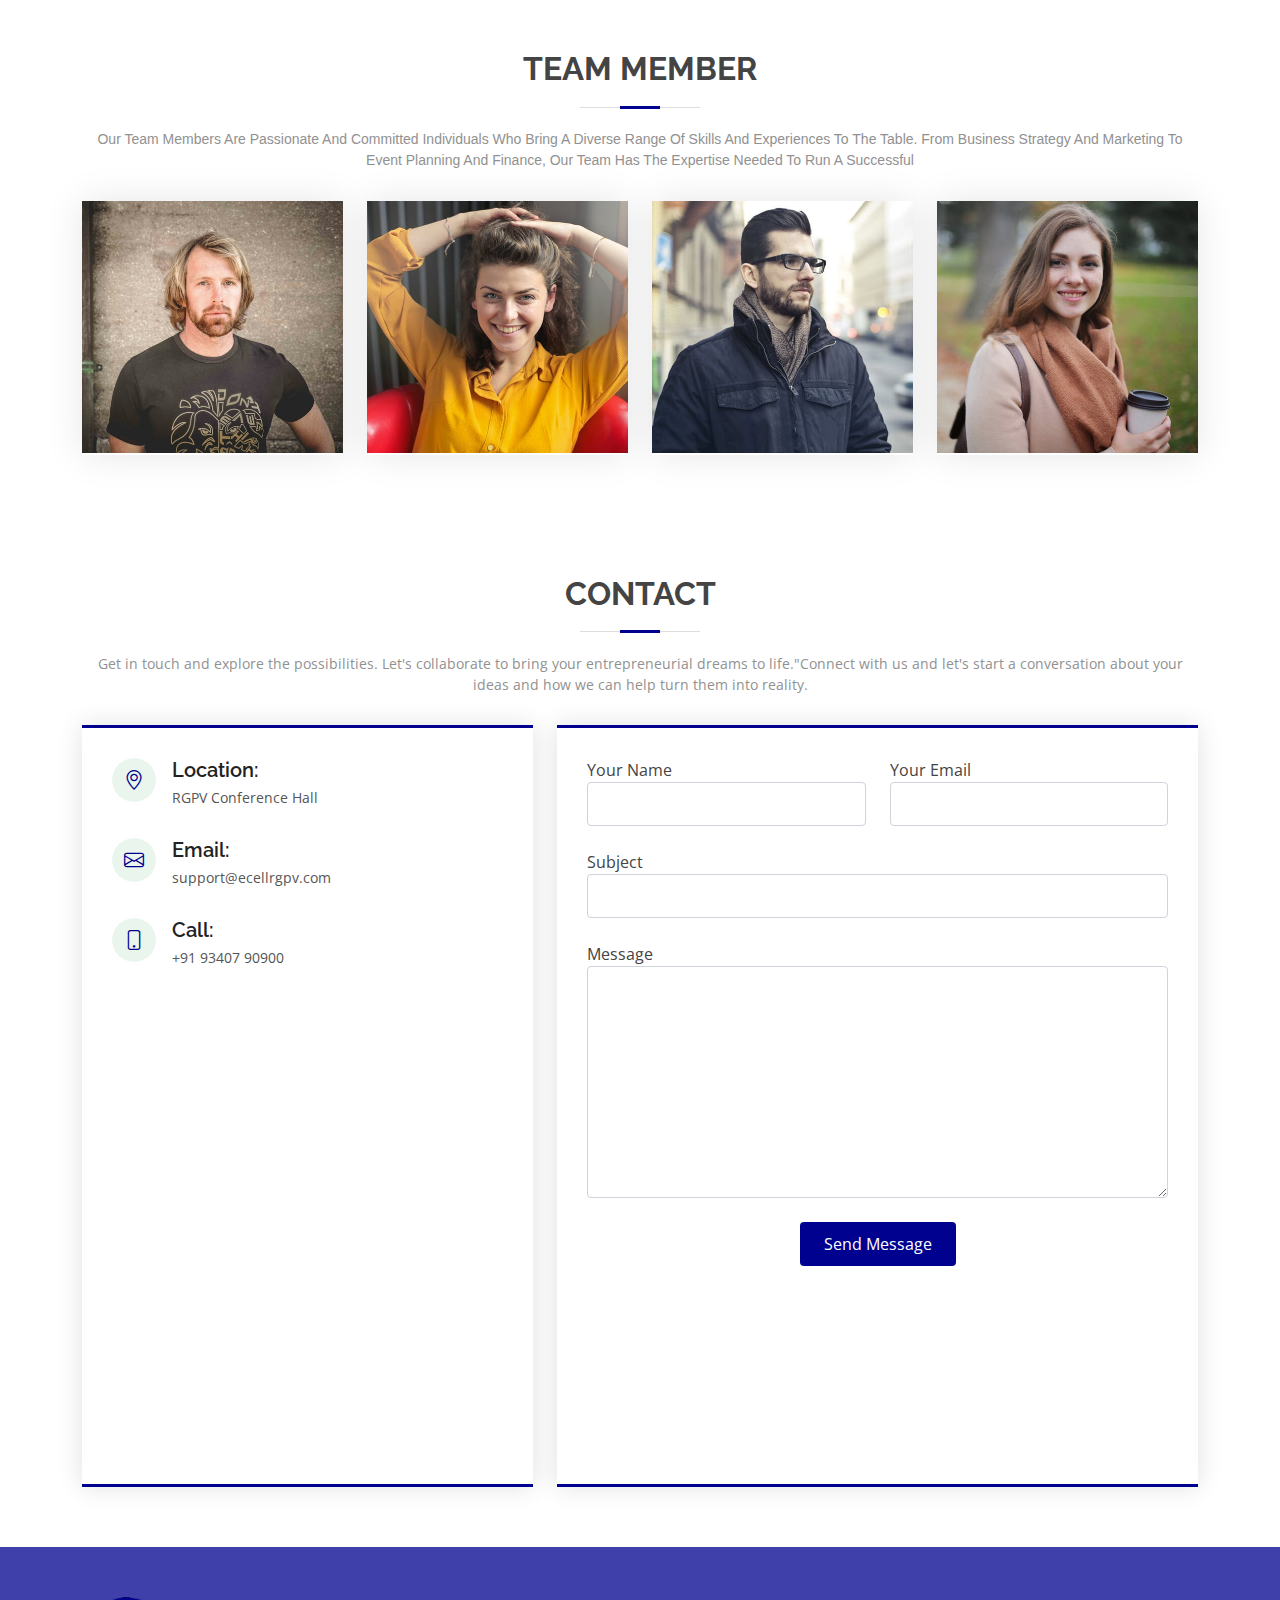
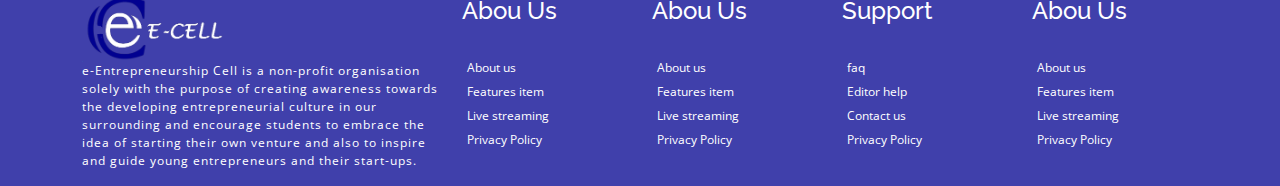
<file: team.html>
<!DOCTYPE html>
<html lang="en">

<head>
  <meta charset="utf-8">
  <meta content="width=device-width, initial-scale=1.0" name="viewport">

 <title>Ecell-Rgpv</title>
  <meta content="" name="description">
  <meta content="" name="keywords">

  <!-- Favicons -->
  <link href="assets\img\image 2.png" rel="icon">
  <link href="assets\img\image 2.png" rel="apple-touch-icon">

  <!-- Google Fonts -->
  <link href="https://fonts.googleapis.com/css?family=Open+Sans:300,300i,400,400i,600,600i,700,700i|Raleway:300,300i,400,400i,500,500i,600,600i,700,700i|Poppins:300,300i,400,400i,500,500i,600,600i,700,700i" rel="stylesheet">

  <!-- Vendor CSS Files -->
  <link href="assets/vendor/animate.css/animate.min.css" rel="stylesheet">
  <link href="assets/vendor/bootstrap/css/bootstrap.min.css" rel="stylesheet">
  <link href="assets/vendor/bootstrap-icons/bootstrap-icons.css" rel="stylesheet">
  <link href="assets/vendor/boxicons/css/boxicons.min.css" rel="stylesheet">
  <link href="assets/vendor/glightbox/css/glightbox.min.css" rel="stylesheet">
  <link href="assets/vendor/swiper/swiper-bundle.min.css" rel="stylesheet">

  <!-- Template Main CSS File -->
  <link href="assets/css/style.css" rel="stylesheet">

  <!-- =======================================================
  * Template Name: Green
  * Updated: Mar 10 2023 with Bootstrap v5.2.3
  * Template URL: https://bootstrapmade.com/green-free-one-page-bootstrap-template/
  * Author: BootstrapMade.com
  * License: https://bootstrapmade.com/license/
  ======================================================== -->
</head>

<body>

  <!-- ======= Top Bar =======
  <section id="topbar" class="d-flex align-items-center">
    <div class="container d-flex justify-content-center justify-content-md-between">
      <div class="contact-info d-flex align-items-center">
        <i class="bi bi-envelope-fill"></i><a href="mailto:contact@example.com">info@example.com</a>
        <i class="bi bi-phone-fill phone-icon"></i> +1 5589 55488 55
      </div>
      <div class="social-links d-none d-md-block">
        <a href="#" class="twitter"><i class="bi bi-twitter"></i></a>
        <a href="#" class="facebook"><i class="bi bi-facebook"></i></a>
        <a href="#" class="instagram"><i class="bi bi-instagram"></i></a>
        <a href="#" class="linkedin"><i class="bi bi-linkedin"></i></i></a>
      </div>
    </div>
  </section> -->

  <header id="header" class="d-flex align-items-center">
    <div class="container d-flex align-items-center">

      <h1 class="logo me-auto"><a href="index.html"><img src="assets\img\ecell logo.png" alt="Ecell"></a></h1>
      <!-- Uncomment below if you prefer to use an image logo -->
      <!-- <a href="index.html" class="logo me-auto"><img src="assets/img/logo.png" alt="" class="img-fluid"></a>-->

      <nav id="navbar" class="navbar">
        <ul>
          <li><a class="nav-link scrollto " href="index.html">Home</a></li>
          <li><a class="nav-link scrollto" href="about.html">About</a></li>
          <li><a class="nav-link scrollto" href="gallery.html">Gallery</a></li>
          <li><a class="nav-link scrollto active" href="team.html">Team</a></li>
          <li><a class="nav-link scrollto" href="Events.html">Events</a></li>
          <!-- <li class="dropdown"><a href="#"><span>Drop Down</span> <i class="bi bi-chevron-down"></i></a>
            <ul>
              <li><a href="#">Drop Down 1</a></li>
              <li class="dropdown"><a href="#"><span>Deep Drop Down</span> <i class="bi bi-chevron-right"></i></a>
                <ul>
                  <li><a href="#">Deep Drop Down 1</a></li>
                  <li><a href="#">Deep Drop Down 2</a></li>
                  <li><a href="#">Deep Drop Down 3</a></li>
                  <li><a href="#">Deep Drop Down 4</a></li>
                  <li><a href="#">Deep Drop Down 5</a></li>
                </ul>
              </li>
              <li><a href="#">Drop Down 2</a></li>
              <li><a href="#">Drop Down 3</a></li>
              <li><a href="#">Drop Down 4</a></li>
            </ul>
          </li> -->
          <li><a class="nav-link scrollto" href="#contact">Contact</a></li>
          <li><a class="getstarted scrollto" href="#about">Get Started</a></li>
        </ul>
        <i class="bi bi-list mobile-nav-toggle"></i>
      </nav><!-- .navbar -->

    </div>
  </header><!-- End Header -->

    <!-- ======= About Us Section ======= -->
    <section id="about" class="about">
        <div class="container">
  
          <div class="section-title">
            <h2>About our team</h2>
            <p>In entrepreneurship, success is rarely achieved alone. By working collaboratively and leveraging the diverse skills and perspectives of a team, we can overcome challenges and create truly innovative solutions. At our entrepreneurship cell, we strive to foster a culture of teamwork and collaboration, recognizing that it is the key to building better businesses.</p>
          </div>
  
          <div class="row">
            
            <div class="col-lg-6 pt-4 pt-lg-0 order-2 order-lg-1 content">
              <h3>Building better businesses through teamwork.</h3>
              <p class="fst-italic">
                "Alone we can do so little, together we can do so much." - Helen Kelle
              </p>
              <!-- <ul>
                <li><i class="bi bi-check-circled"></i> Ullamco laboris nisi ut aliquip ex ea commodo consequat.</li>
                <li><i class="bi bi-check-circled"></i> Duis aute irure dolor in reprehenderit in voluptate velit.</li>
                <li><i class="bi bi-check-circled"></i> Ullamco laboris nisi ut aliquip ex ea commodo consequat. Duis aute irure dolor in reprehenderit in voluptate trideta storacalaperda mastiro dolore eu fugiat nulla pariatur.</li>
              </ul> -->
              <p>

                At our entrepreneurship cell, we believe that collaboration and teamwork are essential components of a successful startup. Entrepreneurship is not a solo endeavor, and having a strong team can make all the difference.
                

                When you assemble a team with diverse backgrounds, experiences, and perspectives, you can create a dynamic and innovative environment where everyone brings something unique to the table. Embracing diversity can lead to better problem-solving and decision-making, as well as more creative solutions.
                

                Teamwork relies on effective communication. Clear communication channels can ensure that everyone is on the same page and that ideas
              </p>
            </div>
  
            <div class="col-lg-6 order-1 order-lg-2">
              <img src="assets\img\Creative team.gif" class="img-fluid" alt="">
            </div>
          </div>
  
        </div>
      </section><!-- End About Us Section -->
      <!-- ======= Team Section ======= -->
    <section id="team" class="team section-bg">
      <div class="container">

        <div class="section-title">
          <h2>Team Leads</h2>
          <p>Our entrepreneurship cell is led by a team of passionate and dedicated students who are committed to supporting and guiding their fellow students on their entrepreneurial journey. Meet our team leaders and learn more about their roles and responsibilities..</p>
        </div>

        <div class="row">
          <div class="col-lg-4 col-md-6 d-flex align-items-stretch">
            <div class="member">
              <img src="assets/img/team1/team-1.jpg" alt="">
              <h4>Walter White</h4>
              <span>Chief Executive Officer</span>
              <p>
                Magni qui quod omnis unde et eos fuga et exercitationem. Odio veritatis perspiciatis quaerat qui aut aut aut
              </p>
              <div class="social">
                <a href=""><i class="bi bi-twitter"></i></a>
                <a href=""><i class="bi bi-facebook"></i></a>
                <a href=""><i class="bi bi-instagram"></i></a>
                <a href=""><i class="bi bi-linkedin"></i></a>
              </div>
            </div>
          </div>

          <div class="col-lg-4 col-md-6 d-flex align-items-stretch">
            <div class="member">
              <img src="assets/img/team1/team-2.jpg" alt="">
              <h4>Sarah Jhinson</h4>
              <span>Product Manager</span>
              <p>
                Repellat fugiat adipisci nemo illum nesciunt voluptas repellendus. In architecto rerum rerum temporibus
              </p>
              <div class="social">
                <a href=""><i class="bi bi-twitter"></i></a>
                <a href=""><i class="bi bi-facebook"></i></a>
                <a href=""><i class="bi bi-instagram"></i></a>
                <a href=""><i class="bi bi-linkedin"></i></a>
              </div>
            </div>
          </div>

          <div class="col-lg-4 col-md-6 d-flex align-items-stretch">
            <div class="member">
              <img src="assets/img/team1/team-3.jpg" alt="">
              <h4>William Anderson</h4>
              <span>CTO</span>
              <p>
                Voluptas necessitatibus occaecati quia. Earum totam consequuntur qui porro et laborum toro des clara
              </p>
              <div class="social">
                <a href=""><i class="bi bi-twitter"></i></a>
                <a href=""><i class="bi bi-facebook"></i></a>
                <a href=""><i class="bi bi-instagram"></i></a>
                <a href=""><i class="bi bi-linkedin"></i></a>
              </div>
            </div>
          </div>

        </div>

      </div>
    </section><!-- End Team Section -->
      <!-- ======= Team Section ======= -->
    <section id="team" class="padd-section text-center">

      <div class="container" data-aos="fade-up">
        <div class="section-title text-center">

          <h2>Team Member</h2>
          <p class="separator">Our team members are passionate and committed individuals who bring a diverse range of skills and experiences to the table. From business strategy and marketing to event planning and finance, our team has the expertise needed to run a successful </p>
        </div>

        <div class="row">

          <div class="col-md-6 col-md-4 col-lg-3" data-aos="zoom-in" data-aos-delay="100">
            <div class="team-block bottom">
              <img src="assets/img/team/1.jpg" class="img-responsive" alt="img">
              <div class="team-content">
                <ul class="list-unstyled">
                  <li><a href="#"><i class="bi bi-facebook"></i></a></li>
                  <li><a href="#"><i class="bi bi-twitter"></i></a></li>
                  <li><a href="#"><i class="bi bi-linkedin"></i></a></li>
                </ul>
                <span>manager</span>
                <h4>Kimberly Tran</h4>
              </div>
            </div>
          </div>

          <div class="col-md-6 col-md-4 col-lg-3" data-aos="zoom-in" data-aos-delay="200">
            <div class="team-block bottom">
              <img src="assets/img/team/2.jpg" class="img-responsive" alt="img">
              <div class="team-content">
                <ul class="list-unstyled">
                  <li><a href="#"><i class="bi bi-facebook"></i></a></li>
                  <li><a href="#"><i class="bi bi-twitter"></i></a></li>
                  <li><a href="#"><i class="bi bi-linkedin"></i></a></li>
                </ul>
                <span>manager</span>
                <h4>Kimberly Tran</h4>
              </div>
            </div>
          </div>

          <div class="col-md-6 col-md-4 col-lg-3" data-aos="zoom-in" data-aos-delay="300">
            <div class="team-block bottom">
              <img src="assets/img/team/3.jpg" class="img-responsive" alt="img">
              <div class="team-content">
                <ul class="list-unstyled">
                  <li><a href="#"><i class="bi bi-facebook"></i></a></li>
                  <li><a href="#"><i class="bi bi-twitter"></i></a></li>
                  <li><a href="#"><i class="bi bi-linkedin"></i></a></li>
                </ul>
                <span>manager</span>
                <h4>Kimberly Tran</h4>
              </div>
            </div>
          </div>

          <div class="col-md-6 col-md-4 col-lg-3" data-aos="zoom-in" data-aos-delay="400">
            <div class="team-block bottom">
              <img src="assets/img/team/4.jpg" class="img-responsive" alt="img">
              <div class="team-content">
                <ul class="list-unstyled">
                  <li><a href="#"><i class="bi bi-facebook"></i></a></li>
                  <li><a href="#"><i class="bi bi-twitter"></i></a></li>
                  <li><a href="#"><i class="bi bi-linkedin"></i></a></li>
                </ul>
                <span>manager</span>
                <h4>Kimberly Tran</h4>
              </div>
            </div>
          </div>

        </div>
      </div>
    </section><!-- End Team Section -->
  



    

     <!-- ======= Contact Section ======= -->
  <section id="contact" class="contact">
    <div class="container">

      <div class="section-title">
        <h2>Contact</h2>
        <p>Get in touch and explore the possibilities. Let's collaborate to bring your entrepreneurial dreams to
          life."Connect with us and let's start a conversation about your ideas and how we can help turn them into
          reality.</p>
      </div>

      <div class="row">

        <div class="col-lg-5 d-flex align-items-stretch">
          <div class="info">
            <div class="address">
              <i class="bi bi-geo-alt"></i>
              <h4>Location:</h4>
              <p>RGPV Conference Hall</p>
            </div>

            <div class="email">
              <i class="bi bi-envelope"></i>
              <h4>Email:</h4>
              <p>support@ecellrgpv.com</p>
            </div>

            <div class="phone">
              <i class="bi bi-phone"></i>
              <h4>Call:</h4>
              <p>+91 93407 90900</p>
            </div>

            <iframe
              src="https://www.google.com/maps/embed?pb=!1m18!1m12!1m3!1d1832.0713310455033!2d77.36245258333143!3d23.310582122940133!2m3!1f0!2f0!3f0!3m2!1i1024!2i768!4f13.1!3m3!1m2!1s0x397c663a2dc2749f%3A0xc3627d3a3f6acc46!2sRGPV%20Conference%20Hall!5e0!3m2!1sen!2sin!4v1679934193619!5m2!1sen!2sin"
              width="600" height="450" style="border:0;" allowfullscreen="" loading="lazy"
              referrerpolicy="no-referrer-when-downgrade"></iframe>
          </div>

        </div>

        <div class="col-lg-7 mt-5 mt-lg-0 d-flex align-items-stretch">
          <form action="forms/contact.php" method="post" role="form" class="php-email-form">
            <div class="row">
              <div class="form-group col-md-6">
                <label for="name">Your Name</label>
                <input type="text" name="name" class="form-control" id="name" required>
              </div>
              <div class="form-group col-md-6 mt-3 mt-md-0">
                <label for="name">Your Email</label>
                <input type="email" class="form-control" name="email" id="email" required>
              </div>
            </div>
            <div class="form-group mt-3">
              <label for="name">Subject</label>
              <input type="text" class="form-control" name="subject" id="subject" required>
            </div>
            <div class="form-group mt-3">
              <label for="name">Message</label>
              <textarea class="form-control" name="message" rows="10" required></textarea>
            </div>
            <div class="my-3">
              <div class="loading">Loading</div>
              <div class="error-message"></div>
              <div class="sent-message">Your message has been sent. Thank you!</div>
            </div>
            <div class="text-center"><button type="submit">Send Message</button></div>
          </form>
        </div>

      </div>

    </div>
  </section><!-- End Contact Section -->

  </main><!-- End #main -->

  <footer class="footer">
    <div class="container">
      <div class="row">

        <div class="col-md-12 col-lg-4">
          <div class="footer-logo">

            <a class="navbar-brand" href="#"><img style="height: 65px;" src="assets\img\ecell logo.png" alt="E-cell"></a>
            <p>e-Entrepreneurship Cell is a non-profit organisation solely with the purpose of creating awareness
              towards the developing entrepreneurial culture in our surrounding and encourage students to embrace the
              idea of starting their own venture and also to inspire and guide young entrepreneurs and their start-ups.
            </p>

          </div>
        </div>

        <div class="col-sm-6 col-md-3 col-lg-2">
          <div class="list-menu">

            <h4>Abou Us</h4>

            <ul class="list-unstyled">
              <li><a href="#">About us</a></li>
              <li><a href="#">Features item</a></li>
              <li><a href="#">Live streaming</a></li>
              <li><a href="#">Privacy Policy</a></li>
            </ul>

          </div>
        </div>

        <div class="col-sm-6 col-md-3 col-lg-2">
          <div class="list-menu">

            <h4>Abou Us</h4>

            <ul class="list-unstyled">
              <li><a href="#">About us</a></li>
              <li><a href="#">Features item</a></li>
              <li><a href="#">Live streaming</a></li>
              <li><a href="#">Privacy Policy</a></li>
            </ul>

          </div>
        </div>

        <div class="col-sm-6 col-md-3 col-lg-2">
          <div class="list-menu">

            <h4>Support</h4>

            <ul class="list-unstyled">
              <li><a href="#">faq</a></li>
              <li><a href="#">Editor help</a></li>
              <li><a href="#">Contact us</a></li>
              <li><a href="#">Privacy Policy</a></li>
            </ul>

          </div>
        </div>

        <div class="col-sm-6 col-md-3 col-lg-2">
          <div class="list-menu">

            <h4>Abou Us</h4>

            <ul class="list-unstyled">
              <li><a href="#">About us</a></li>
              <li><a href="#">Features item</a></li>
              <li><a href="#">Live streaming</a></li>
              <li><a href="#">Privacy Policy</a></li>
            </ul>

          </div>
        </div>

      </div>
    </div>


  </footer>

  <a href="#" class="back-to-top d-flex align-items-center justify-content-center"><i
      class="bi bi-arrow-up-short"></i></a>

  <!-- Vendor JS Files -->
  <script src="assets/vendor/bootstrap/js/bootstrap.bundle.min.js"></script>
  <script src="assets/vendor/glightbox/js/glightbox.min.js"></script>
  <script src="assets/vendor/isotope-layout/isotope.pkgd.min.js"></script>
  <script src="assets/vendor/swiper/swiper-bundle.min.js"></script>
  <script src="assets/vendor/php-email-form/validate.js"></script>

  <!-- Template Main JS File -->
  <script src="assets/js/main.js"></script>

</body>

</html>
</file>
<file: assets/css/style.css>
/**
* Template Name: Green
* Updated: Mar 10 2023 with Bootstrap v5.2.3
* Template URL: https://bootstrapmade.com/green-free-one-page-bootstrap-template/
* Author: BootstrapMade.com
* License: https://bootstrapmade.com/license/
*/

/*--------------------------------------------------------------
# General
--------------------------------------------------------------*/
body {
  font-family: "Open Sans", sans-serif;
  color: #444444;
}

a {
  text-decoration: none;
  color: #010190;
}

a:hover {
  color: #ffffff;
  text-decoration: none;
}

h1,
h2,
h3,
h4,
h5,
h6 {
  font-family: "Raleway", sans-serif;
}

/*--------------------------------------------------------------
# Back to top button
--------------------------------------------------------------*/
.back-to-top {
  position: fixed;
  visibility: hidden;
  opacity: 0;
  right: 15px;
  bottom: 15px;
  z-index: 996;
  background: #010190;
  width: 40px;
  height: 40px;
  border-radius: 4px;
  transition: all 0.4s;
}

.back-to-top i {
  font-size: 24px;
  color: #fff;
  line-height: 0;
}

.back-to-top:hover {
  background: #161669;
  color: #fff;
}

.back-to-top.active {
  visibility: visible;
  opacity: 1;
}

/*--------------------------------------------------------------
# Top Bar
--------------------------------------------------------------*/
#topbar {
  background: #fbfbfb;
  font-size: 15px;
  height: 40px;
  padding: 0;
}

#topbar .contact-info a {
  line-height: 0;
  color: #444444;
  transition: 0.3s;
}

#topbar .contact-info a:hover {
  color: #010190;
}

#topbar .contact-info i {
  color: #010190;
  line-height: 0;
  margin-right: 5px;
}

#topbar .contact-info .phone-icon {
  margin-left: 15px;
}

#topbar .social-links a {
  color: #6f6f6f;
  padding: 4px 12px;
  display: inline-block;
  line-height: 1px;
  transition: 0.3s;
}

#topbar .social-links a:hover {
  color: #010190;
}

/*--------------------------------------------------------------
# Header
--------------------------------------------------------------*/
#header {
  background: #0101905b;
  transition: all 0.5s;
  z-index: 997;
  height: 70px;
}

#header.header-scrolled {
  box-shadow: 0px 2px 15px rgba(0, 0, 0, 0.1);
}

#header .logo {
  font-size: 30px;
  margin: 0;
  padding: 0;
  line-height: 1;
  font-weight: 700;
  letter-spacing: 1px;
  text-transform: uppercase;
}

#header .logo a {
  color: #010190;
}

#header .logo img {
  max-height: 40px;
}

.scrolled-offset {
  margin-top: 70px;
}

/*--------------------------------------------------------------
# Navigation Menu
--------------------------------------------------------------*/
/**
* Desktop Navigation 
*/
.navbar {
  padding: 0;
}

.navbar ul {
  margin: 0;
  padding: 0;
  display: flex;
  list-style: none;
  align-items: center;
}

.navbar li {
  position: relative;
}

.navbar a,
.navbar a:focus {
  display: flex;
  align-items: center;
  justify-content: space-between;
  padding: 10px 0 10px 30px;
  font-size: 15px;
  color: #222222;
  white-space: nowrap;
  transition: 0.3s;
}

.navbar a i,
.navbar a:focus i {
  font-size: 12px;
  line-height: 0;
  margin-left: 5px;
}

.navbar a:hover,
.navbar .active,
.navbar .active:focus,
.navbar li:hover>a {
  color: #010190;
}

.navbar .getstarted,
.navbar .getstarted:focus {
  color: #010190;
  padding: 8px 25px;
  margin-left: 30px;
  border-radius: 4px;
  border: 2px solid #010190;
  transition: 0.3s;
  font-size: 14px;
}

.navbar .getstarted:hover,
.navbar .getstarted:focus:hover {
  background: #010190;
  color: #fff;
}

.navbar .dropdown ul {
  display: block;
  position: absolute;
  left: 14px;
  top: calc(100% + 30px);
  margin: 0;
  padding: 10px 0;
  z-index: 99;
  opacity: 0;
  visibility: hidden;
  background: #fff;
  box-shadow: 0px 0px 30px rgba(127, 137, 161, 0.25);
  transition: 0.3s;
}

.navbar .dropdown ul li {
  min-width: 200px;
}

.navbar .dropdown ul a {
  padding: 10px 20px;
  text-transform: none;
}

.navbar .dropdown ul a i {
  font-size: 12px;
}

.navbar .dropdown ul a:hover,
.navbar .dropdown ul .active:hover,
.navbar .dropdown ul li:hover>a {
  color: #010190;
}

.navbar .dropdown:hover>ul {
  opacity: 1;
  top: 100%;
  visibility: visible;
}

.navbar .dropdown .dropdown ul {
  top: 0;
  left: calc(100% - 30px);
  visibility: hidden;
}

.navbar .dropdown .dropdown:hover>ul {
  opacity: 1;
  top: 0;
  left: 100%;
  visibility: visible;
}

@media (max-width: 1366px) {
  .navbar .dropdown .dropdown ul {
    left: -90%;
  }

  .navbar .dropdown .dropdown:hover>ul {
    left: -100%;
  }
}

/**
* Mobile Navigation 
*/
.mobile-nav-toggle {
  color: #222222;
  font-size: 28px;
  cursor: pointer;
  display: none;
  line-height: 0;
  transition: 0.5s;
}

.mobile-nav-toggle.bi-x {
  color: #fff;
}

@media (max-width: 991px) {
  .mobile-nav-toggle {
    display: block;
  }

  .navbar ul {
    display: none;
  }
}

.navbar-mobile {
  position: fixed;
  overflow: hidden;
  top: 0;
  right: 0;
  left: 0;
  bottom: 0;
  background: rgba(9, 9, 9, 0.9);
  transition: 0.3s;
  z-index: 999;
}

.navbar-mobile .mobile-nav-toggle {
  position: absolute;
  top: 15px;
  right: 15px;
}

.navbar-mobile ul {
  display: block;
  position: absolute;
  top: 55px;
  right: 15px;
  bottom: 15px;
  left: 15px;
  padding: 10px 0;
  background-color: #fff;
  overflow-y: auto;
  transition: 0.3s;
}

.navbar-mobile a,
.navbar-mobile a:focus {
  padding: 10px 20px;
  font-size: 15px;
  color: #222222;
}

.navbar-mobile a:hover,
.navbar-mobile .active,
.navbar-mobile li:hover>a {
  color: #010190;
}

.navbar-mobile .getstarted,
.navbar-mobile .getstarted:focus {
  margin: 15px;
}

.navbar-mobile .dropdown ul {
  position: static;
  display: none;
  margin: 10px 20px;
  padding: 10px 0;
  z-index: 99;
  opacity: 1;
  visibility: visible;
  background: #fff;
  box-shadow: 0px 0px 30px rgba(127, 137, 161, 0.25);
}

.navbar-mobile .dropdown ul li {
  min-width: 200px;
}

.navbar-mobile .dropdown ul a {
  padding: 10px 20px;
}

.navbar-mobile .dropdown ul a i {
  font-size: 12px;
}

.navbar-mobile .dropdown ul a:hover,
.navbar-mobile .dropdown ul .active:hover,
.navbar-mobile .dropdown ul li:hover>a {
  color: #010190;
}

.navbar-mobile .dropdown>.dropdown-active {
  display: block;
}

/*--------------------------------------------------------------
# Hero Section
--------------------------------------------------------------*/
#hero {
  width: 100%;
  height: 70vh;
  background-color: rgba(9, 9, 9, 0.8);
  overflow: hidden;
  position: relative;
}

#hero .carousel,
#hero .carousel-inner,
#hero .carousel-item,
#hero .carousel-item::before {
  background-size: cover;
  background-position: center;
  background-repeat: no-repeat;
  position: absolute;
  top: 0;
  right: 0;
  left: 0;
  bottom: 0;
}

#hero .carousel-item::before {
  content: "";
  background-color: rgba(1,1,69, 0.5);
}

#hero .carousel-container {
  display: flex;
  justify-content: center;
  align-items: center;
  position: absolute;
  bottom: 0;
  top: 0;
  left: 50px;
  right: 50px;
}

#hero .container {
  text-align: center;
}

#hero h2 {
  color: #fff;
  margin-bottom: 20px;
  font-size: 48px;
  font-weight: 700;
}

#hero p {
  animation-delay: 0.4s;
  margin: 0 auto 30px auto;
  color: #fff;
}

#hero .carousel-inner .carousel-item {
  transition-property: opacity;
  background-position: center top;
}

#hero .carousel-inner .carousel-item,
#hero .carousel-inner .active.carousel-item-start,
#hero .carousel-inner .active.carousel-item-end {
  opacity: 0;
}

#hero .carousel-inner .active,
#hero .carousel-inner .carousel-item-next.carousel-item-start,
#hero .carousel-inner .carousel-item-prev.carousel-item-end {
  opacity: 1;
  transition: 0.5s;
}

#hero .carousel-control-next-icon,
#hero .carousel-control-prev-icon {
  background: none;
  font-size: 30px;
  line-height: 0;
  width: auto;
  height: auto;
  background: rgba(255, 255, 255, 0.2);
  border-radius: 50px;
  transition: 0.3s;
  color: rgba(255, 255, 255, 0.5);
  width: 54px;
  height: 54px;
  display: flex;
  align-items: center;
  justify-content: center;
}

#hero .carousel-control-next-icon:hover,
#hero .carousel-control-prev-icon:hover {
  background: rgba(255, 255, 255, 0.3);
  color: rgba(255, 255, 255, 0.8);
}

#hero .carousel-indicators li {
  cursor: pointer;
  background: #fff;
  overflow: hidden;
  border: 0;
  width: 12px;
  height: 12px;
  border-radius: 50px;
  opacity: 0.6;
  transition: 0.3s;
}

#hero .carousel-indicators li.active {
  opacity: 1;
  background: #010190;
}

#hero .btn-get-started {
  font-family: "Raleway", sans-serif;
  font-weight: 500;
  font-size: 14px;
  letter-spacing: 1px;
  display: inline-block;
  padding: 14px 32px;
  border-radius: 4px;
  transition: 0.5s;
  line-height: 1;
  color: #fff;
  animation-delay: 0.8s;
  background: #010190;
}

#hero .btn-get-started:hover {
  color: #000000;
  background: #ffffff;
}

@media (max-width: 992px) {
  #hero {
    height: 100vh;
  }

  #hero .carousel-container {
    top: 66px;
  }
}

@media (max-width: 768px) {
  #hero h2 {
    font-size: 28px;
  }
}

@media (min-width: 1024px) {

  #hero .carousel-control-prev,
  #hero .carousel-control-next {
    width: 5%;
  }
}

@media (max-height: 500px) {
  #hero {
    height: 120vh;
  }
}

/*--------------------------------------------------------------
# Sections General
--------------------------------------------------------------*/
section {
  padding: 60px 0;
}

.section-bg {
  background-color: #f8fcf9;
}

.section-title {
  text-align: center;
  padding-bottom: 30px;
}

.section-title h2 {
  font-size: 32px;
  font-weight: bold;
  text-transform: uppercase;
  margin-bottom: 20px;
  padding-bottom: 20px;
  position: relative;
}

.section-title h2::before {
  content: "";
  position: absolute;
  display: block;
  width: 120px;
  height: 1px;
  background: #ddd;
  bottom: 1px;
  left: calc(50% - 60px);
}

.section-title h2::after {
  content: "";
  position: absolute;
  display: block;
  width: 40px;
  height: 3px;
  background: #010190;
  bottom: 0;
  left: calc(50% - 20px);
}

.section-title p {
  margin-bottom: 0;
  font-size: 14px;
  color: #919191;
}

/*--------------------------------------------------------------
# Featured Services
--------------------------------------------------------------*/
.featured-services {
  padding: 20px 0;
}

.featured-services .icon-box {
  padding: 20px;
}

.featured-services .icon-box-bg {
  background-image: linear-gradient(0deg, #222222 0%, #2f2f2f 50%, #222222 100%);
}

.featured-services .icon {
  margin-bottom: 15px;
}

.featured-services .icon i {
  color: #010190;
  font-size: 42px;
}

.featured-services .title {
  font-weight: 700;
  margin-bottom: 15px;
  font-size: 18px;
}

.featured-services .title a {
  color: #222222;
  transition: 0.3s;
}

.featured-services .icon-box:hover .title a {
  color: #010190;
}

.featured-services .description {
  line-height: 24px;
  font-size: 14px;
}

/*--------------------------------------------------------------
# About Us
--------------------------------------------------------------*/
.about .content h3 {
  font-weight: 700;
  font-size: 28px;
}

.about .content ul {
  list-style: none;
  padding: 0;
}

.about .content ul li {
  padding-bottom: 10px;
}

.about .content ul i {
  font-size: 20px;
  padding-right: 4px;
  color: #010190;
}

.about .content p:last-child {
  margin-bottom: 0;
}

.img-container {
  position: absolute;
  top: 50%;
  left: 50%;
  transform: translate(-50%, -50%);
  animation: animate .7s infinite ease-in-out;
}

.img-container .main-img {
  width: 350px;
}

@keyframes animate {
  50% {
      transform: translate(-50%, -48%);
  }
  100% {
      transform: translate(-50%, -50%);
  }
}

/* More Features Section
--------------------------------*/
#more-features {
  padding: 60px 0 60px 0;
  overflow: hidden;
}

#more-features .box {
  padding: 40px;
  margin-bottom: 30px;
  box-shadow: 0px 0px 30px rgba(73, 78, 92, 0.15);
  background: #fff;
  transition: 0.4s;
  height: 100%;
}
#more-features  .box:hover,.icon i:hover{

  color: white;
  background: linear-gradient(45deg, #1dc8cd 0%, #55fabe 100%);

  box-shadow: 0px 0px 30px rgba(73, 78, 92, 0.15);
  background: #0101908c;
  transition: 0.4s;
  height: 100%;
}

#more-features .icon {
  float: left;
}

#more-features .icon i {
  color: #666666;
  font-size: 80px;
  transition: 0.5s;
  line-height: 0;
}

#more-features .icon i:hover {

  background: #1dc8cd;
  background: linear-gradient(45deg, #1dc8cd 0%, #55fabe 100%);
  background-clip: border-box;
  -webkit-background-clip: text;
  -webkit-text-fill-color: transparent;
}

#more-features h4 {
  margin-left: 100px;
  font-weight: 700;
  margin-bottom: 15px;
  font-size: 18px;
}

#more-features h4 a {
  color: #111;
}

#more-features p {
  font-size: 14px;
  margin-left: 100px;
  margin-bottom: 0;
  line-height: 24px;
}

@media (max-width: 767px) {
  #more-features .box {
    margin-bottom: 20px;
  }

  #more-features .icon {
    float: none;
    text-align: center;
    padding-bottom: 15px;
  }

  #more-features h4,
  #more-features p {
    margin-left: 0;
    text-align: center;
  }
}
.section-description {
  text-align: center;
  padding-bottom: 40px;
  color: #777;
  font-style: italic;
}

/*--------------------------------------------------------------
# Why Us
--------------------------------------------------------------*/
.why-us {
  padding: 0;
}

.why-us .row {
  overflow: hidden;
}

.why-us .content-item {
  padding: 40px;
  border-left: 1px solid #eee;
  border-bottom: 1px solid #eee;
  margin: -1px;
}

.why-us .content-item span {
  display: block;
  font-size: 24px;
  font-weight: 400;
  color: #010190;
}

.why-us .content-item h4 {
  font-size: 26px;
  font-weight: 300;
  padding: 0;
  margin: 20px 0;
}

.why-us .content-item p {
  color: #aaaaaa;
  font-size: 15px;
  margin: 0;
  padding: 0;
}

@media (max-width: 768px) {
  .why-us .content-item {
    padding: 40px 0;
  }
}

/*--------------------------------------------------------------
# Our Clients
--------------------------------------------------------------*/
.clients .swiper-slide img {
  opacity: 0.5;
  transition: 0.3s;
}

.clients .swiper-slide img:hover {
  opacity: 1;
}

.clients .swiper-pagination {
  margin-top: 20px;
  position: relative;
}

.clients .swiper-pagination .swiper-pagination-bullet {
  width: 12px;
  height: 12px;
  background-color: #fff;
  opacity: 1;
  border: 1px solid #010190;
}

.clients .swiper-pagination .swiper-pagination-bullet-active {
  background-color: #010190;
}

/*--------------------------------------------------------------
# Services
--------------------------------------------------------------*/
.services .icon-box {
  text-align: center;
  padding: 70px 20px 80px 20px;
  transition: all ease-in-out 0.3s;
  background: #fff;
  box-shadow: 0px 5px 90px 0px rgba(110, 123, 131, 0.1);
}

.services .icon-box .icon {
  margin: 0 auto;
  width: 100px;
  height: 100px;
  display: flex;
  align-items: center;
  justify-content: center;
  transition: ease-in-out 0.3s;
  position: relative;
}

.services .icon-box .icon i {
  font-size: 36px;
  transition: 0.5s;
  position: relative;
}

.services .icon-box .icon svg {
  position: absolute;
  top: 0;
  left: 0;
}

.services .icon-box .icon svg path {
  transition: 0.5s;
  fill: #f5f5f5;
}

.services .icon-box h4 {
  font-weight: 600;
  margin: 10px 0 15px 0;
  font-size: 22px;
}

.services .icon-box h4 a {
  color: #222222;
  transition: ease-in-out 0.3s;
}

.services .icon-box p {
  line-height: 24px;
  font-size: 14px;
  margin-bottom: 0;
}

.services .icon-box:hover {
  border-color: #fff;
  box-shadow: 0px 0 35px 0 rgba(0, 0, 0, 0.08);
}

.services .iconbox-blue i {
  color: #47aeff;
}

.services .iconbox-blue:hover .icon i {
  color: #fff;
}

.services .iconbox-blue:hover .icon path {
  fill: #47aeff;
}

.services .iconbox-orange i {
  color: #ffa76e;
}

.services .iconbox-orange:hover .icon i {
  color: #fff;
}

.services .iconbox-orange:hover .icon path {
  fill: #ffa76e;
}

.services .iconbox-pink i {
  color: #e80368;
}

.services .iconbox-pink:hover .icon i {
  color: #fff;
}

.services .iconbox-pink:hover .icon path {
  fill: #e80368;
}

.services .iconbox-yellow i {
  color: #ffbb2c;
}

.services .iconbox-yellow:hover .icon i {
  color: #fff;
}

.services .iconbox-yellow:hover .icon path {
  fill: #ffbb2c;
}

.services .iconbox-red i {
  color: #ff5828;
}

.services .iconbox-red:hover .icon i {
  color: #fff;
}

.services .iconbox-red:hover .icon path {
  fill: #ff5828;
}

.services .iconbox-teal i {
  color: #11dbcf;
}

.services .iconbox-teal:hover .icon i {
  color: #fff;
}

.services .iconbox-teal:hover .icon path {
  fill: #11dbcf;
}

/*--------------------------------------------------------------
# Cta
--------------------------------------------------------------*/
.cta {
  background: #010190;
  padding: 80px 0;
}

.cta h3 {
  color: #fff;
  font-size: 28px;
  font-weight: 700;
}

.cta p {
  color: #fff;
}

.cta .cta-btn {
  font-family: "Raleway", sans-serif;
  font-weight: 600;
  font-size: 14px;
  letter-spacing: 1px;
  display: inline-block;
  padding: 10px 30px;
  border-radius: 2px;
  transition: 0.5s;
  margin: 10px;
  border: 2px solid #fff;
  color: #fff;
  border-radius: 4px;
}

.cta .cta-btn:hover {
  color: #000000;
  background: #fff;
  color: #010190;
}

@media (max-width: 1024px) {
  .cta {
    background-attachment: scroll;
  }
}

@media (min-width: 769px) {
  .cta .cta-btn-container {
    display: flex;
    align-items: center;
    justify-content: flex-end;
  }
}

/*--------------------------------------------------------------
# Portfolio
--------------------------------------------------------------*/
.portfolio .portfolio-item {
  margin-bottom: 30px;
}

.portfolio #portfolio-flters {
  padding: 0;
  margin: 0 auto 20px auto;
  list-style: none;
  text-align: center;
}

.portfolio #portfolio-flters li {
  cursor: pointer;
  display: inline-block;
  padding: 8px 15px 10px 15px;
  font-size: 14px;
  font-weight: 600;
  line-height: 1;
  text-transform: uppercase;
  color: #444444;
  margin-bottom: 5px;
  transition: all 0.3s ease-in-out;
  border-radius: 3px;
}

.portfolio #portfolio-flters li:hover,
.portfolio #portfolio-flters li.filter-active {
  color: #fff;
  background: #010190;
}

.portfolio #portfolio-flters li:last-child {
  margin-right: 0;
}

.portfolio .portfolio-wrap {
  transition: 0.3s;
  position: relative;
  overflow: hidden;
  z-index: 1;
  background: rgba(34, 34, 34, 0.6);
}

.portfolio .portfolio-wrap::before {
  content: "";
  background: rgba(34, 34, 34, 0.6);
  position: absolute;
  left: 0;
  right: 0;
  top: 0;
  bottom: 0;
  transition: all ease-in-out 0.3s;
  z-index: 2;
  opacity: 0;
}

.portfolio .portfolio-wrap img {
  transition: all ease-in-out 0.3s;
}

.portfolio .portfolio-wrap .portfolio-info {
  opacity: 0;
  position: absolute;
  top: 0;
  left: 0;
  right: 0;
  bottom: 0;
  z-index: 3;
  transition: all ease-in-out 0.3s;
  display: flex;
  flex-direction: column;
  justify-content: flex-end;
  align-items: flex-start;
  padding: 20px;
}

.portfolio .portfolio-wrap .portfolio-info h4 {
  font-size: 20px;
  color: #fff;
  font-weight: 600;
}

.portfolio .portfolio-wrap .portfolio-info p {
  color: rgba(255, 255, 255, 0.7);
  font-size: 14px;
  text-transform: uppercase;
  padding: 0;
  margin: 0;
  font-style: italic;
}

.portfolio .portfolio-wrap .portfolio-links {
  text-align: center;
  z-index: 4;
}

.portfolio .portfolio-wrap .portfolio-links a {
  color: #fff;
  margin: 0 5px 0 0;
  font-size: 28px;
  display: inline-block;
  transition: 0.3s;
}

.portfolio .portfolio-wrap .portfolio-links a:hover {
  color: #ffffff;
}

.portfolio .portfolio-wrap:hover::before {
  opacity: 1;
}

.portfolio .portfolio-wrap:hover img {
  transform: scale(1.2);
}

.portfolio .portfolio-wrap:hover .portfolio-info {
  opacity: 1;
}

/*--------------------------------------------------------------
# Portfolio Details
--------------------------------------------------------------*/
.portfolio-details {
  padding-top: 40px;
}

.portfolio-details .portfolio-details-slider img {
  width: 100%;
}

.portfolio-details .portfolio-details-slider .swiper-pagination {
  margin-top: 20px;
  position: relative;
}

.portfolio-details .portfolio-details-slider .swiper-pagination .swiper-pagination-bullet {
  width: 12px;
  height: 12px;
  background-color: #fff;
  opacity: 1;
  border: 1px solid #010190;
}

.portfolio-details .portfolio-details-slider .swiper-pagination .swiper-pagination-bullet-active {
  background-color: #010190;
}

.portfolio-details .portfolio-info {
  padding: 30px;
  box-shadow: 0px 0 30px rgba(34, 34, 34, 0.08);
}

.portfolio-details .portfolio-info h3 {
  font-size: 22px;
  font-weight: 700;
  margin-bottom: 20px;
  padding-bottom: 20px;
  border-bottom: 1px solid #eee;
}

.portfolio-details .portfolio-info ul {
  list-style: none;
  padding: 0;
  font-size: 15px;
}

.portfolio-details .portfolio-info ul li+li {
  margin-top: 10px;
}

.portfolio-details .portfolio-description {
  padding-top: 30px;
}

.portfolio-details .portfolio-description h2 {
  font-size: 26px;
  font-weight: 700;
  margin-bottom: 20px;
}

.portfolio-details .portfolio-description p {
  padding: 0;
}
#screenshots .swiper-pagination {
  margin-top: 20px;
  position: relative;
}

#screenshots .swiper-pagination .swiper-pagination-bullet {
  width: 12px;
  height: 12px;
  background-color: #fff;
  opacity: 1;
  border: 1px solid #71c55d;
}

#screenshots .swiper-pagination .swiper-pagination-bullet-active {
  background-color: #71c55d;
}
.separator {
  color: #626262;
  font-family: "Roboto", sans-serif;
  font-size: 15px;
  font-weight: 300;
  margin-bottom: 30px;
  text-transform: capitalize;
}
.container-full {
  padding-left: 0;
  padding-right: 0;
}












/*--------------------------------------------------------------
# Team
--------------------------------------------------------------*/
/* Team Section
--------------------------------*/
#team .team-block {
  box-shadow: 0 0 35px rgba(0, 0, 0, 0.1);
  height: 254px;
  overflow: hidden;
  position: relative;
  width: 100%;
}

@media (max-width: 991px) {
  #team .team-block {
    margin-bottom: 30px;
  }
}

#team .team-block img {
  width: 100%;
}

#team .team-block .team-content {
  background: #fff none repeat scroll 0 0;
  bottom: 0;
  box-shadow: 0 0 4px 0 rgba(0, 0, 0, 0.2), 0 0 0 0 rgba(0, 0, 0, 0.19);
  bottom: -147px;
  padding: 20px 0;
  position: absolute;
  width: 100%;
  transition: all 0.5s ease-in-out 0s;
}

#team .team-block .team-content ul {
  display: block;
  width: 100%;
}

#team .team-block .team-content ul li {
  display: inline-block;
}

#team .team-block .team-content ul li a {
  color: #626262;
}

#team .team-block .team-content ul li a .fa {
  float: left;
  padding-left: 10px;
  padding-right: 10px;
  transition: 0.3s;
}

#team .team-block .team-content ul li a .fa:hover {
  color: #71c55d;
}

#team .team-block .team-content ul>span {
  display: inline-block;
  font-size: 14px;
  font-weight: 300;
  letter-spacing: 0.5px;
  margin-bottom: 20px;
  text-transform: uppercase;
}

#team .team-block:hover .team-content {
  bottom: 0px;
  transition: all 0.5s ease-in-out 0s;
}

.team .member {
  text-align: center;
  margin-bottom: 20px;
  box-shadow: 0px 0px 12px 0px rgba(34, 34, 34, 0.07);
  padding: 30px 20px;
  background: #fff;
}

.team .member img {
  max-width: 60%;
  border-radius: 50%;
  margin: 0 0 30px 0;
}

.team .member h4 {
  font-weight: 700;
  margin-bottom: 2px;
  font-size: 18px;
}

.team .member span {
  font-style: italic;
  display: block;
  font-size: 13px;
}

.team .member p {
  padding-top: 10px;
  font-size: 14px;
  font-style: italic;
  color: #aaaaaa;
}

.team .member .social {
  margin-top: 15px;
}

.team .member .social a {
  color: #919191;
  transition: 0.3s;
}

.team .member .social a:hover {
  color: #010190;
}

.team .member .social i {
  font-size: 18px;
  margin: 0 2px;
}

/* Product Advanced Featuress Section
--------------------------------*/
#advanced-features {
  overflow: hidden;
}

#advanced-features .features-row {
  padding: 60px 0 30px 0;
}

#advanced-features h2 {
  font-size: 26px;
  font-weight: 700;
  color: #000;
}

#advanced-features h3 {
  font-size: 16px;
  line-height: 24px;
  font-weight: 400;
  font-style: italic;
  color: #999;
}

#advanced-features p {
  line-height: 24px;
  color: #777;
  margin-bottom: 30px;
}

#advanced-features i {
  color: #666666;
  font-size: 64px;
  transition: 0.5s;
  float: left;
  padding: 0 15px 0px 0;
  line-height: 1;
}

#advanced-features i:before {
  background: #1dc8cd;
  background: linear-gradient(45deg, #1dc8cd 0%, #55fabe 100%);
  background-clip: border-box;
  -webkit-background-clip: text;
  -webkit-text-fill-color: transparent;
}

#advanced-features .advanced-feature-img-right {
  max-width: 100%;
  float: right;
  padding: 0 0 30px 30px;
}

#advanced-features .advanced-feature-img-left {
  max-width: 100%;
  float: left;
  padding: 0 30px 30px 0;
}

@media (max-width: 768px) {

  #advanced-features .advanced-feature-img-right,
  #advanced-features .advanced-feature-img-left {
    max-width: 50%;
  }
}

@media (max-width: 767px) {

  #advanced-features .advanced-feature-img-right,
  #advanced-features .advanced-feature-img-left {
    max-width: 100%;
    float: none;
    padding: 0 0 30px 0;
  }
}


/*--------------------------------------------------------------
# Contact
--------------------------------------------------------------*/
.contact .info {
  border-top: 3px solid #010190;
  border-bottom: 3px solid #010190;
  padding: 30px;
  background: #fff;
  width: 100%;
  box-shadow: 0 0 24px 0 rgba(0, 0, 0, 0.12);
}

.contact .info i {
  font-size: 20px;
  color: #010190;
  float: left;
  width: 44px;
  height: 44px;
  background: #eaf6ed;
  display: flex;
  justify-content: center;
  align-items: center;
  border-radius: 50px;
  transition: all 0.3s ease-in-out;
}

.contact .info h4 {
  padding: 0 0 0 60px;
  font-size: 20px;
  font-weight: 600;
  margin-bottom: 5px;
  color: #222222;
}

.contact .info p {
  padding: 0 0 10px 60px;
  margin-bottom: 20px;
  font-size: 14px;
  color: #555555;
}

.contact .info .social-links {
  padding-left: 60px;
}

.contact .info .social-links a {
  font-size: 18px;
  display: inline-block;
  background: #333;
  color: #fff;
  line-height: 1;
  padding: 8px 0;
  border-radius: 50%;
  text-align: center;
  width: 36px;
  height: 36px;
  transition: 0.3s;
  margin-right: 10px;
}

.contact .info .social-links a:hover {
  background: #010190;
  color: #fff;
}

.contact .info .email:hover i,
.contact .info .address:hover i,
.contact .info .phone:hover i {
  background: #010190;
  color: #fff;
}

.contact .php-email-form {
  width: 100%;
  border-top: 3px solid #010190;
  border-bottom: 3px solid #010190;
  padding: 30px;
  background: #fff;
  box-shadow: 0 0 24px 0 rgba(0, 0, 0, 0.12);
}

.contact .php-email-form .form-group {
  padding-bottom: 8px;
}

.contact .php-email-form .error-message {
  display: none;
  color: #fff;
  background: #ed3c0d;
  text-align: left;
  padding: 15px;
  font-weight: 600;
}

.contact .php-email-form .error-message br+br {
  margin-top: 25px;
}

.contact .php-email-form .sent-message {
  display: none;
  color: #fff;
  background: #18d26e;
  text-align: center;
  padding: 15px;
  font-weight: 600;
}

.contact .php-email-form .loading {
  display: none;
  background: #fff;
  text-align: center;
  padding: 15px;
}

.contact .php-email-form .loading:before {
  content: "";
  display: inline-block;
  border-radius: 50%;
  width: 24px;
  height: 24px;
  margin: 0 10px -6px 0;
  border: 3px solid #18d26e;
  border-top-color: #eee;
  animation: animate-loading 1s linear infinite;
}

.contact .php-email-form input,
.contact .php-email-form textarea {
  border-radius: 0;
  box-shadow: none;
  font-size: 14px;
  border-radius: 4px;
}

.contact .php-email-form input:focus,
.contact .php-email-form textarea:focus {
  border-color: #010190;
}

.contact .php-email-form input {
  height: 44px;
}

.contact .php-email-form textarea {
  padding: 10px 12px;
}

.contact .php-email-form button[type=submit] {
  background: #010190;
  border: 0;
  padding: 10px 24px;
  color: #fff;
  transition: 0.4s;
  border-radius: 4px;
}

.contact .php-email-form button[type=submit]:hover {
  background: #ffffff;
  color: #000000;
}

@keyframes animate-loading {
  0% {
    transform: rotate(0deg);
  }

  100% {
    transform: rotate(360deg);
  }
}

/*--------------------------------------------------------------
# Breadcrumbs
--------------------------------------------------------------*/
.breadcrumbs {
  padding: 15px 0;
  background: #fbfbfb;
  min-height: 40px;
}

@media (max-width: 992px) {
  .breadcrumbs {
    margin-top: 66px;
  }
}

.breadcrumbs h2 {
  font-size: 28px;
  font-weight: 300;
}

.breadcrumbs ol {
  display: flex;
  flex-wrap: wrap;
  list-style: none;
  padding: 0;
  margin: 0;
  font-size: 14px;
}

.breadcrumbs ol li+li {
  padding-left: 10px;
}

.breadcrumbs ol li+li::before {
  display: inline-block;
  padding-right: 10px;
  color: #3c3c3c;
  content: "/";
}

@media (max-width: 768px) {
  .breadcrumbs .d-flex {
    display: block !important;
  }

  .breadcrumbs ol {
    display: block;
  }

  .breadcrumbs ol li {
    display: inline-block;
  }
}

/*--------------------------------------------------------------
# Footer
--------------------------------------------------------------*/
.footer {
  background: #010190c0;
  padding-top: 50px;
}

.footer .footer-logo .navbar-brand {
  color: #fff;
  display: inline-block;
  float: none;
  font-family: "Philosopher", sans-serif;
  font-size: 24px;
  font-weight: 500;
  height: 100%;
  letter-spacing: 0.2em;
  padding-left: 0;
  padding-top: 0;
}

.footer .footer-logo p {
  color: #fff;
  font-size: 12px;
  letter-spacing: 1px;
}

.footer .list-menu>h4 {
  color: #fff;
  padding-bottom: 20px;
}

.footer .list-menu ul li a {
  color: #fff;
  font-size: 12px;
  padding-left: 5px;
  text-decoration: none;
  letter-spacing: 0;
}

.footer .copyrights {
  background: #fff;
  margin-top: 50px;
  text-align: center;
  padding: 25px;
}

.footer .copyrights p,
.footer .copyrights .credits {
  margin: 0;
  padding: 0;
  font-family: "Open Sans", sans-serif;
  font-weight: normal;
  font-size: 14px;
  letter-spacing: 0;
}

.footer .copyrights p a,
.footer .copyrights .credits a {
  letter-spacing: 0;
  color: #71c55d;
}
</file>
